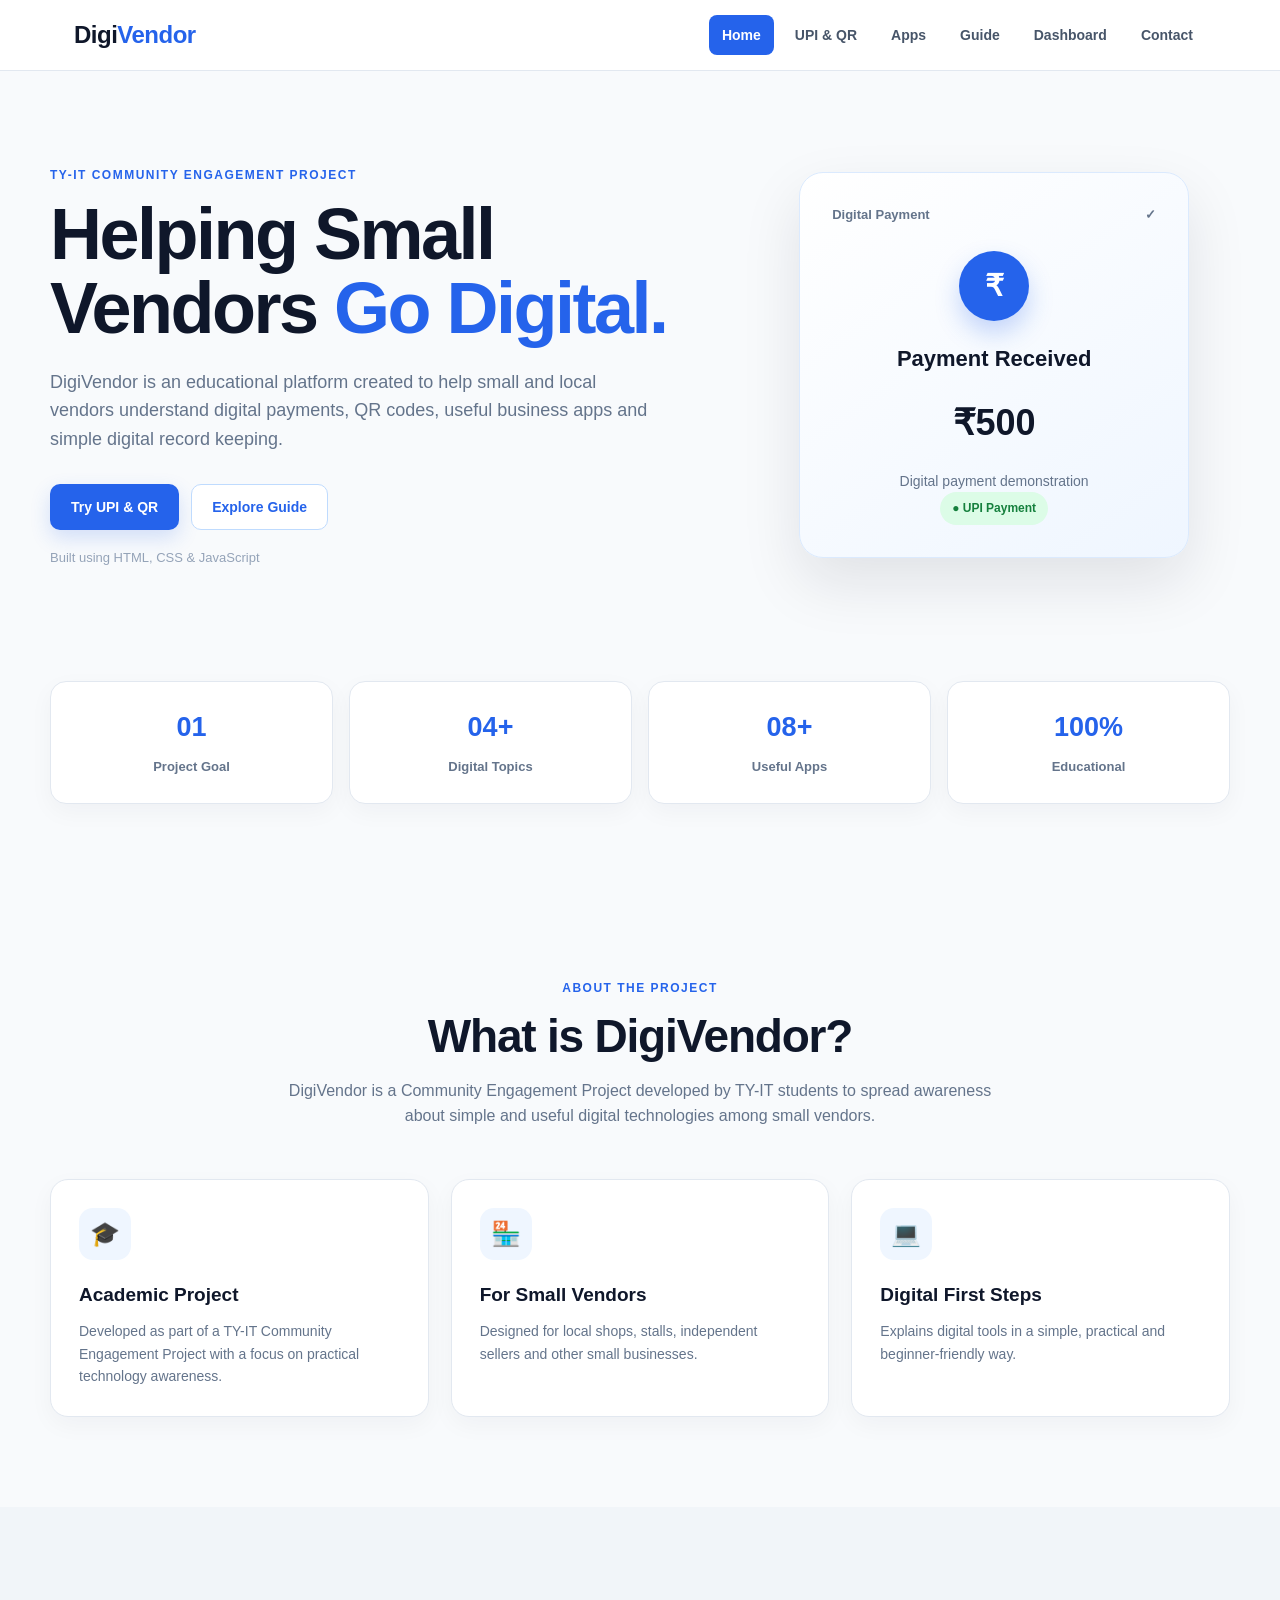
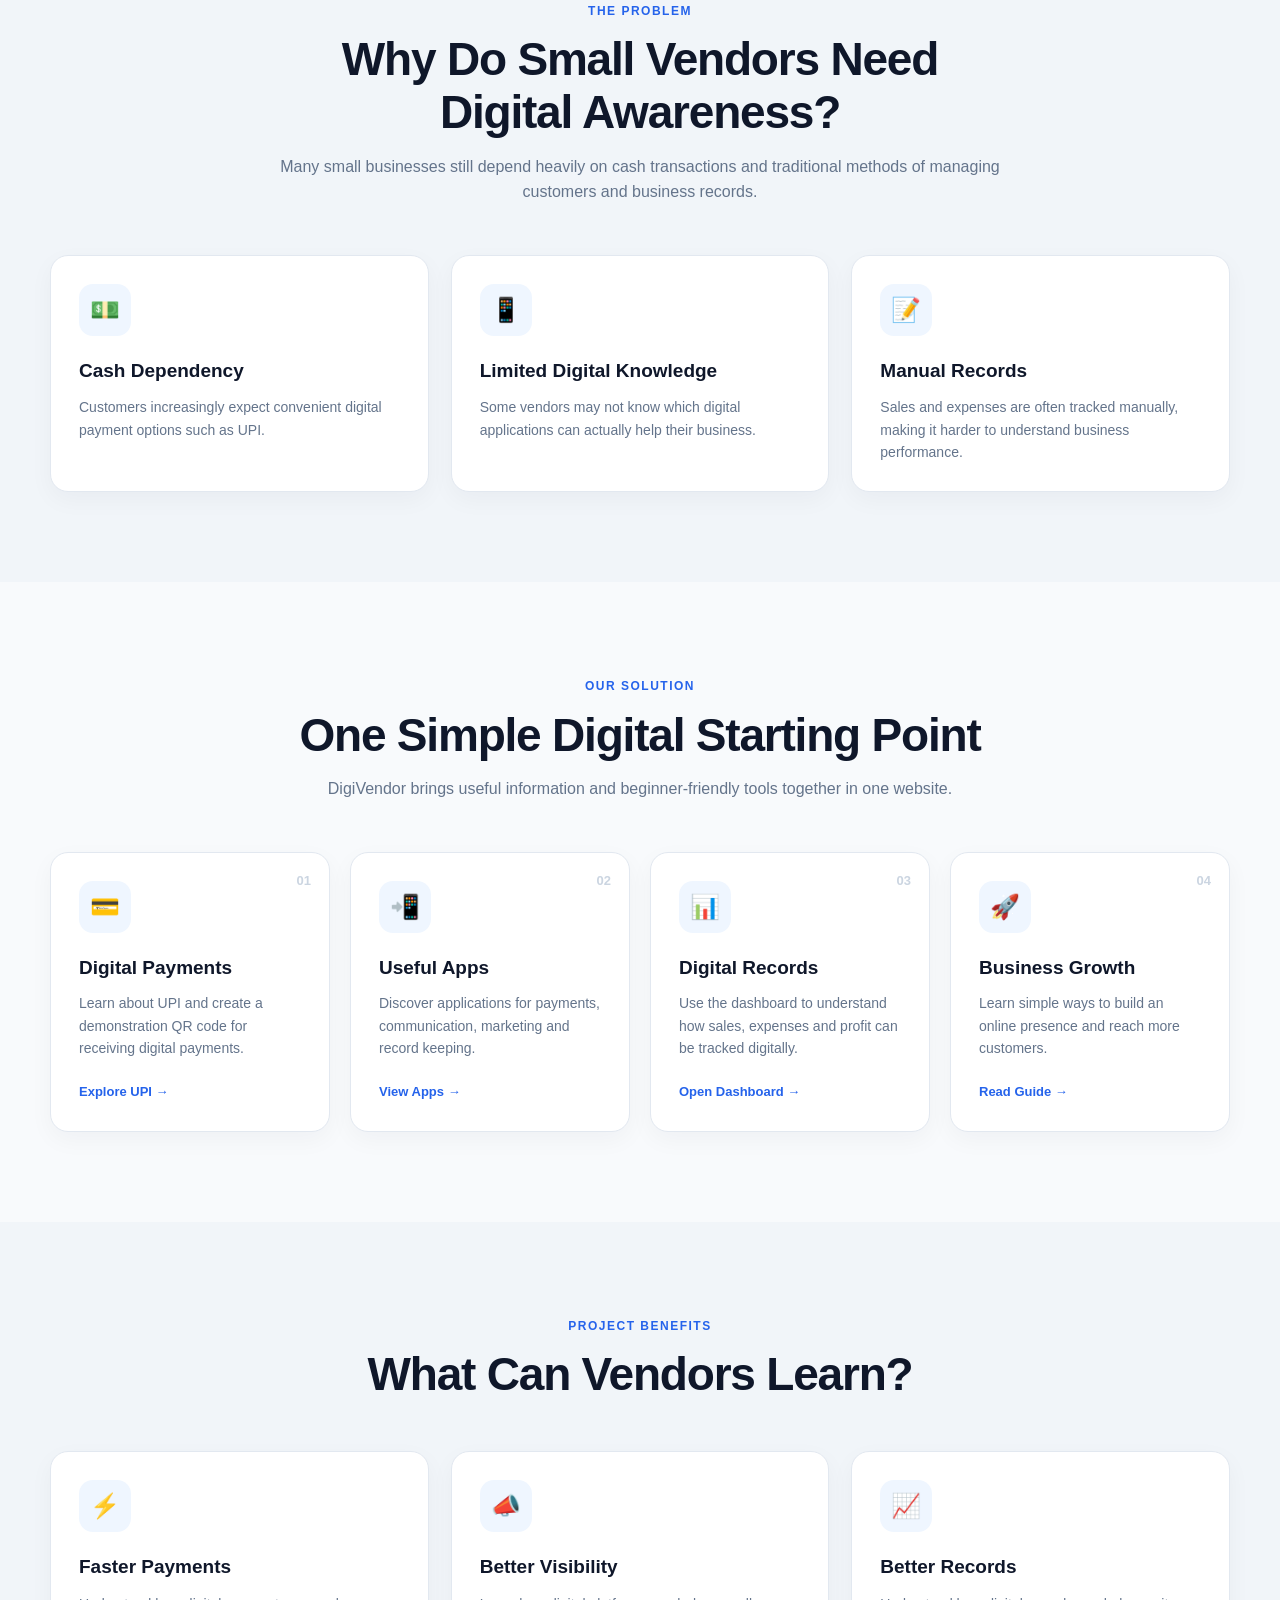
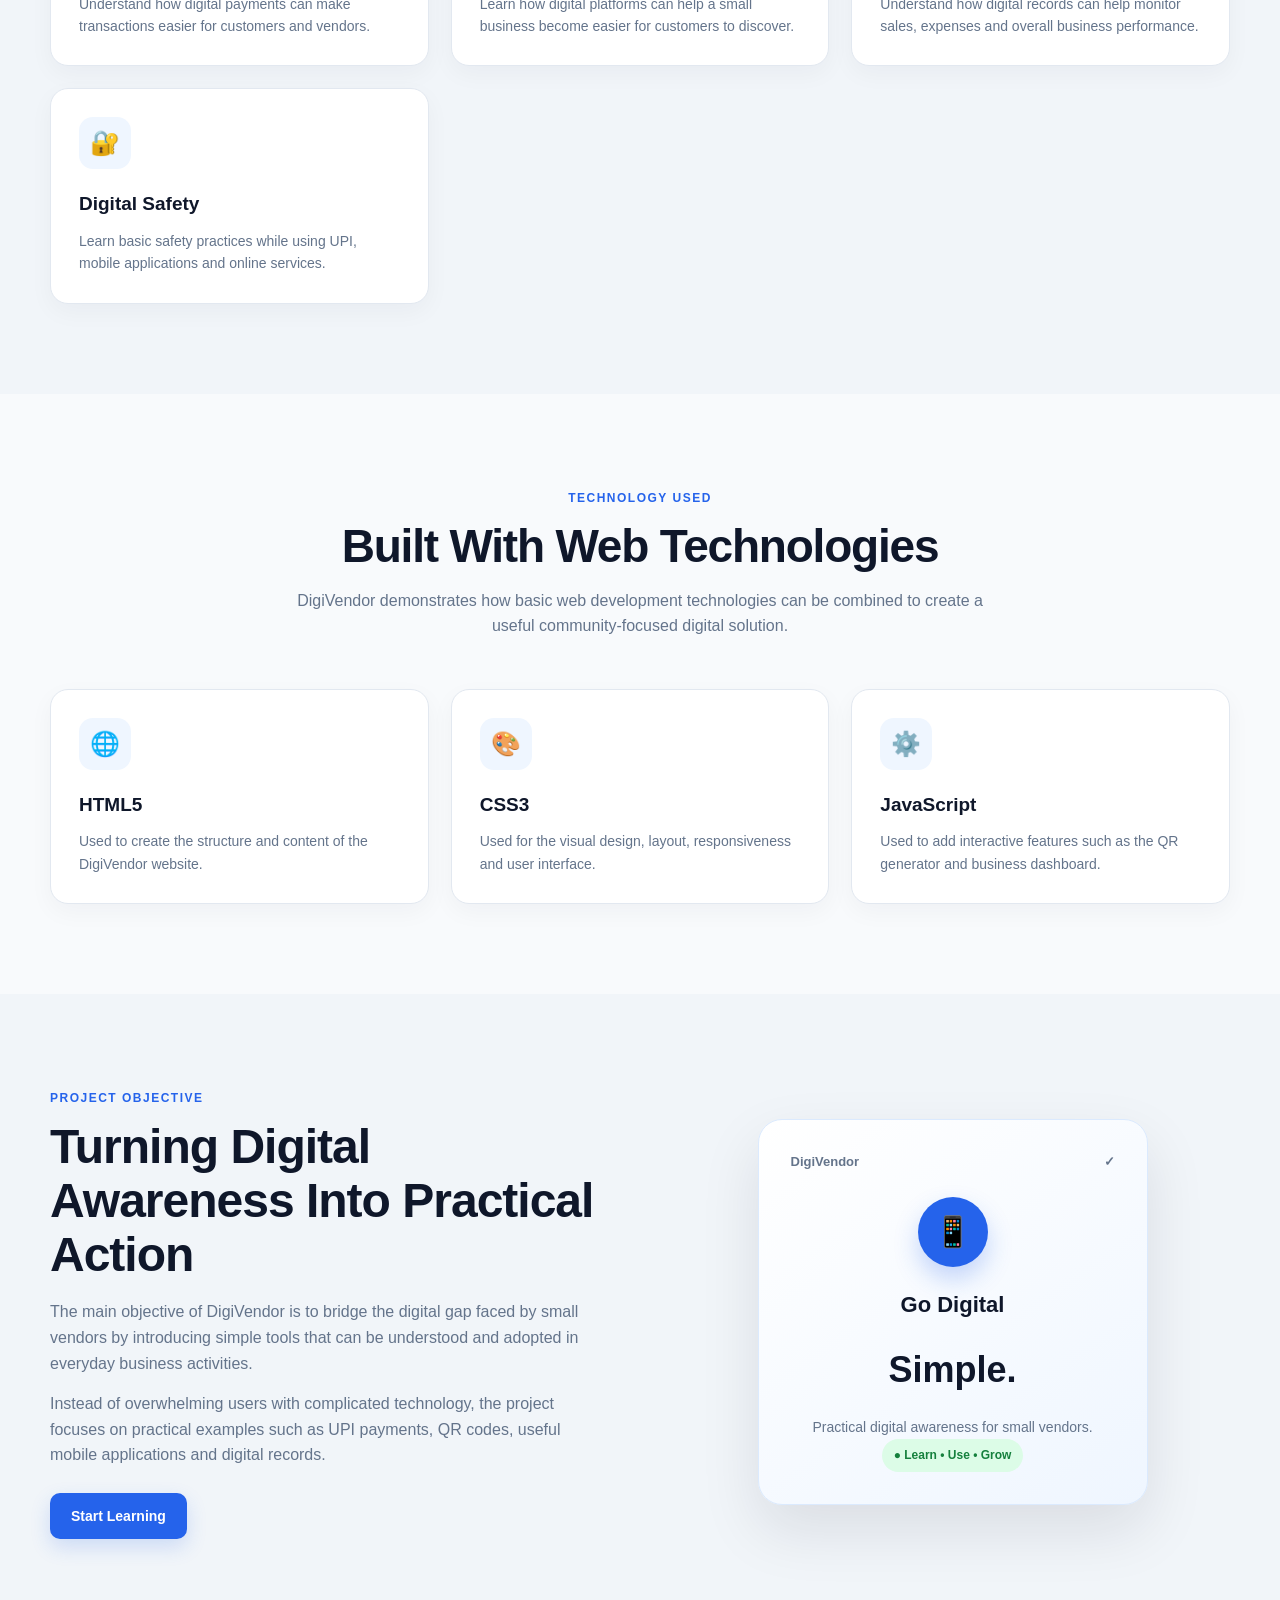
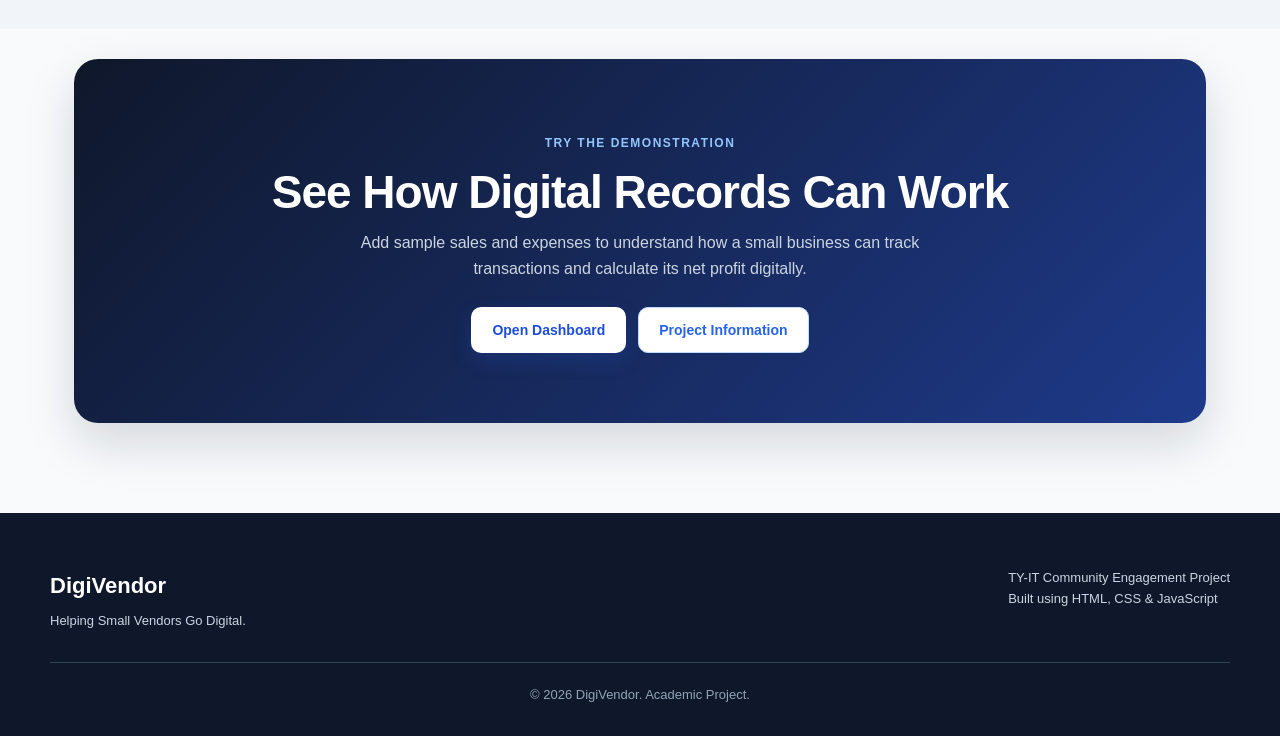
<file: index.html>
<!DOCTYPE html>
<html lang="en">
<head>
    <meta charset="UTF-8">
    <meta name="viewport" content="width=device-width, initial-scale=1.0">

    <meta
        name="description"
        content="DigiVendor - Helping small vendors go digital through UPI, QR payments, useful apps and digital business tools."
    >

    <title>DigiVendor | Helping Small Vendors Go Digital</title>

    <link rel="stylesheet" href="style.css">
</head>

<body>

    <!-- ================= NAVIGATION ================= -->

    <header class="navbar">
        <div class="container nav-container">

            <a href="index.html" class="logo">
                Digi<span>Vendor</span>
            </a>

            <button class="menu-btn" id="menuBtn">
                ☰
            </button>

            <nav class="nav-links" id="navLinks">
                <a href="index.html" class="active">Home</a>
                <a href="upi.html">UPI & QR</a>
                <a href="apps.html">Apps</a>
                <a href="guide.html">Guide</a>
                <a href="dashboard.html">Dashboard</a>
                <a href="contact.html">Contact</a>
            </nav>

        </div>
    </header>


    <!-- ================= HERO ================= -->

    <main>

        <section class="hero">

            <div class="container hero-container">

                <div class="hero-content">

                    <span class="eyebrow">
                        TY-IT COMMUNITY ENGAGEMENT PROJECT
                    </span>

                    <h1>
                        Helping Small Vendors
                        <span>Go Digital.</span>
                    </h1>

                    <p class="hero-text">
                        DigiVendor is an educational platform created to
                        help small and local vendors understand digital
                        payments, QR codes, useful business apps and
                        simple digital record keeping.
                    </p>

                    <div class="hero-actions">

                        <a href="upi.html" class="btn btn-primary">
                            Try UPI & QR
                        </a>

                        <a href="guide.html" class="btn btn-secondary">
                            Explore Guide
                        </a>

                    </div>

                    <p class="hero-note">
                        Built using HTML, CSS & JavaScript
                    </p>

                </div>


                <!-- HERO DEMO CARD -->

                <div class="hero-visual">

                    <div class="hero-card">

                        <div class="hero-card-top">
                            <span>Digital Payment</span>
                            <span>✓</span>
                        </div>

                        <div class="payment-icon">
                            ₹
                        </div>

                        <h3>
                            Payment Received
                        </h3>

                        <div class="payment-amount">
                            ₹500
                        </div>

                        <p>
                            Digital payment demonstration
                        </p>

                        <div class="payment-status">
                            <span>●</span>
                            UPI Payment
                        </div>

                    </div>

                </div>

            </div>

        </section>


        <!-- ================= STATS ================= -->

        <section class="stats-section">

            <div class="container stats-grid">

                <div class="stat-card">
                    <strong>01</strong>
                    <span>Project Goal</span>
                </div>

                <div class="stat-card">
                    <strong>04+</strong>
                    <span>Digital Topics</span>
                </div>

                <div class="stat-card">
                    <strong>08+</strong>
                    <span>Useful Apps</span>
                </div>

                <div class="stat-card">
                    <strong>100%</strong>
                    <span>Educational</span>
                </div>

            </div>

        </section>


        <!-- ================= ABOUT PROJECT ================= -->

        <section class="section">

            <div class="container">

                <div class="section-heading">

                    <span class="eyebrow">
                        ABOUT THE PROJECT
                    </span>

                    <h2>
                        What is DigiVendor?
                    </h2>

                    <p>
                        DigiVendor is a Community Engagement Project
                        developed by TY-IT students to spread awareness
                        about simple and useful digital technologies
                        among small vendors.
                    </p>

                </div>


                <div class="cards-grid">

                    <div class="info-card">

                        <div class="card-icon">
                            🎓
                        </div>

                        <h3>
                            Academic Project
                        </h3>

                        <p>
                            Developed as part of a TY-IT Community
                            Engagement Project with a focus on
                            practical technology awareness.
                        </p>

                    </div>


                    <div class="info-card">

                        <div class="card-icon">
                            🏪
                        </div>

                        <h3>
                            For Small Vendors
                        </h3>

                        <p>
                            Designed for local shops, stalls,
                            independent sellers and other small
                            businesses.
                        </p>

                    </div>


                    <div class="info-card">

                        <div class="card-icon">
                            💻
                        </div>

                        <h3>
                            Digital First Steps
                        </h3>

                        <p>
                            Explains digital tools in a simple,
                            practical and beginner-friendly way.
                        </p>

                    </div>

                </div>

            </div>

        </section>


        <!-- ================= PROBLEM ================= -->

        <section class="section section-alt">

            <div class="container">

                <div class="section-heading">

                    <span class="eyebrow">
                        THE PROBLEM
                    </span>

                    <h2>
                        Why Do Small Vendors Need Digital Awareness?
                    </h2>

                    <p>
                        Many small businesses still depend heavily on
                        cash transactions and traditional methods of
                        managing customers and business records.
                    </p>

                </div>


                <div class="cards-grid">

                    <div class="feature-card">

                        <div class="card-icon">
                            💵
                        </div>

                        <h3>
                            Cash Dependency
                        </h3>

                        <p>
                            Customers increasingly expect convenient
                            digital payment options such as UPI.
                        </p>

                    </div>


                    <div class="feature-card">

                        <div class="card-icon">
                            📱
                        </div>

                        <h3>
                            Limited Digital Knowledge
                        </h3>

                        <p>
                            Some vendors may not know which digital
                            applications can actually help their business.
                        </p>

                    </div>


                    <div class="feature-card">

                        <div class="card-icon">
                            📝
                        </div>

                        <h3>
                            Manual Records
                        </h3>

                        <p>
                            Sales and expenses are often tracked manually,
                            making it harder to understand business performance.
                        </p>

                    </div>

                </div>

            </div>

        </section>


        <!-- ================= SOLUTION ================= -->

        <section class="section">

            <div class="container">

                <div class="section-heading">

                    <span class="eyebrow">
                        OUR SOLUTION
                    </span>

                    <h2>
                        One Simple Digital Starting Point
                    </h2>

                    <p>
                        DigiVendor brings useful information and
                        beginner-friendly tools together in one website.
                    </p>

                </div>


                <div class="journey-grid">

                    <div class="journey-card">

                        <span class="journey-number">
                            01
                        </span>

                        <div class="card-icon">
                            💳
                        </div>

                        <h3>
                            Digital Payments
                        </h3>

                        <p>
                            Learn about UPI and create a demonstration
                            QR code for receiving digital payments.
                        </p>

                        <a href="upi.html">
                            Explore UPI →
                        </a>

                    </div>


                    <div class="journey-card">

                        <span class="journey-number">
                            02
                        </span>

                        <div class="card-icon">
                            📲
                        </div>

                        <h3>
                            Useful Apps
                        </h3>

                        <p>
                            Discover applications for payments,
                            communication, marketing and record keeping.
                        </p>

                        <a href="apps.html">
                            View Apps →
                        </a>

                    </div>


                    <div class="journey-card">

                        <span class="journey-number">
                            03
                        </span>

                        <div class="card-icon">
                            📊
                        </div>

                        <h3>
                            Digital Records
                        </h3>

                        <p>
                            Use the dashboard to understand how sales,
                            expenses and profit can be tracked digitally.
                        </p>

                        <a href="dashboard.html">
                            Open Dashboard →
                        </a>

                    </div>


                    <div class="journey-card">

                        <span class="journey-number">
                            04
                        </span>

                        <div class="card-icon">
                            🚀
                        </div>

                        <h3>
                            Business Growth
                        </h3>

                        <p>
                            Learn simple ways to build an online presence
                            and reach more customers.
                        </p>

                        <a href="guide.html">
                            Read Guide →
                        </a>

                    </div>

                </div>

            </div>

        </section>


        <!-- ================= BENEFITS ================= -->

        <section class="section section-alt">

            <div class="container">

                <div class="section-heading">

                    <span class="eyebrow">
                        PROJECT BENEFITS
                    </span>

                    <h2>
                        What Can Vendors Learn?
                    </h2>

                </div>


                <div class="cards-grid">

                    <div class="info-card">

                        <div class="card-icon">
                            ⚡
                        </div>

                        <h3>
                            Faster Payments
                        </h3>

                        <p>
                            Understand how digital payments can make
                            transactions easier for customers and vendors.
                        </p>

                    </div>


                    <div class="info-card">

                        <div class="card-icon">
                            📣
                        </div>

                        <h3>
                            Better Visibility
                        </h3>

                        <p>
                            Learn how digital platforms can help a small
                            business become easier for customers to discover.
                        </p>

                    </div>


                    <div class="info-card">

                        <div class="card-icon">
                            📈
                        </div>

                        <h3>
                            Better Records
                        </h3>

                        <p>
                            Understand how digital records can help monitor
                            sales, expenses and overall business performance.
                        </p>

                    </div>


                    <div class="info-card">

                        <div class="card-icon">
                            🔐
                        </div>

                        <h3>
                            Digital Safety
                        </h3>

                        <p>
                            Learn basic safety practices while using
                            UPI, mobile applications and online services.
                        </p>

                    </div>

                </div>

            </div>

        </section>


        <!-- ================= TECHNOLOGY ================= -->

        <section class="section">

            <div class="container">

                <div class="section-heading">

                    <span class="eyebrow">
                        TECHNOLOGY USED
                    </span>

                    <h2>
                        Built With Web Technologies
                    </h2>

                    <p>
                        DigiVendor demonstrates how basic web development
                        technologies can be combined to create a useful
                        community-focused digital solution.
                    </p>

                </div>


                <div class="cards-grid">

                    <div class="feature-card">

                        <div class="card-icon">
                            🌐
                        </div>

                        <h3>
                            HTML5
                        </h3>

                        <p>
                            Used to create the structure and content
                            of the DigiVendor website.
                        </p>

                    </div>


                    <div class="feature-card">

                        <div class="card-icon">
                            🎨
                        </div>

                        <h3>
                            CSS3
                        </h3>

                        <p>
                            Used for the visual design, layout,
                            responsiveness and user interface.
                        </p>

                    </div>


                    <div class="feature-card">

                        <div class="card-icon">
                            ⚙️
                        </div>

                        <h3>
                            JavaScript
                        </h3>

                        <p>
                            Used to add interactive features such as
                            the QR generator and business dashboard.
                        </p>

                    </div>

                </div>

            </div>

        </section>


        <!-- ================= OBJECTIVE ================= -->

        <section class="section section-alt">

            <div class="container">

                <div class="feature-section">

                    <div class="feature-section-content">

                        <span class="eyebrow">
                            PROJECT OBJECTIVE
                        </span>

                        <h2>
                            Turning Digital Awareness Into Practical Action
                        </h2>

                        <p>
                            The main objective of DigiVendor is to bridge
                            the digital gap faced by small vendors by
                            introducing simple tools that can be understood
                            and adopted in everyday business activities.
                        </p>

                        <p>
                            Instead of overwhelming users with complicated
                            technology, the project focuses on practical
                            examples such as UPI payments, QR codes,
                            useful mobile applications and digital records.
                        </p>

                        <a href="guide.html" class="btn btn-primary">
                            Start Learning
                        </a>

                    </div>


                    <div class="feature-section-visual">

                        <div class="hero-card">

                            <div class="hero-card-top">
                                <span>DigiVendor</span>
                                <span>✓</span>
                            </div>

                            <div class="payment-icon">
                                📱
                            </div>

                            <h3>
                                Go Digital
                            </h3>

                            <div class="payment-amount">
                                Simple.
                            </div>

                            <p>
                                Practical digital awareness for small vendors.
                            </p>

                            <div class="payment-status">
                                <span>●</span>
                                Learn • Use • Grow
                            </div>

                        </div>

                    </div>

                </div>

            </div>

        </section>


        <!-- ================= DASHBOARD CTA ================= -->

        <section class="cta-section">

            <div class="container">

                <div class="cta-box">

                    <span class="eyebrow">
                        TRY THE DEMONSTRATION
                    </span>

                    <h2>
                        See How Digital Records Can Work
                    </h2>

                    <p>
                        Add sample sales and expenses to understand how
                        a small business can track transactions and calculate
                        its net profit digitally.
                    </p>

                    <div class="cta-actions">

                        <a href="dashboard.html" class="btn btn-primary">
                            Open Dashboard
                        </a>

                        <a href="contact.html" class="btn btn-secondary">
                            Project Information
                        </a>

                    </div>

                </div>

            </div>

        </section>

    </main>


    <!-- ================= FOOTER ================= -->

    <footer class="footer">

        <div class="container">

            <div class="footer-content">

                <div>
                    <h3>DigiVendor</h3>

                    <p>
                        Helping Small Vendors Go Digital.
                    </p>
                </div>

                <div>
                    <p>
                        TY-IT Community Engagement Project
                    </p>

                    <p>
                        Built using HTML, CSS & JavaScript
                    </p>
                </div>

            </div>


            <div class="footer-bottom">

                <p>
                    © 2026 DigiVendor. Academic Project.
                </p>

            </div>

        </div>

    </footer>


    <script src="script.js"></script>

</body>
</html>
</file>
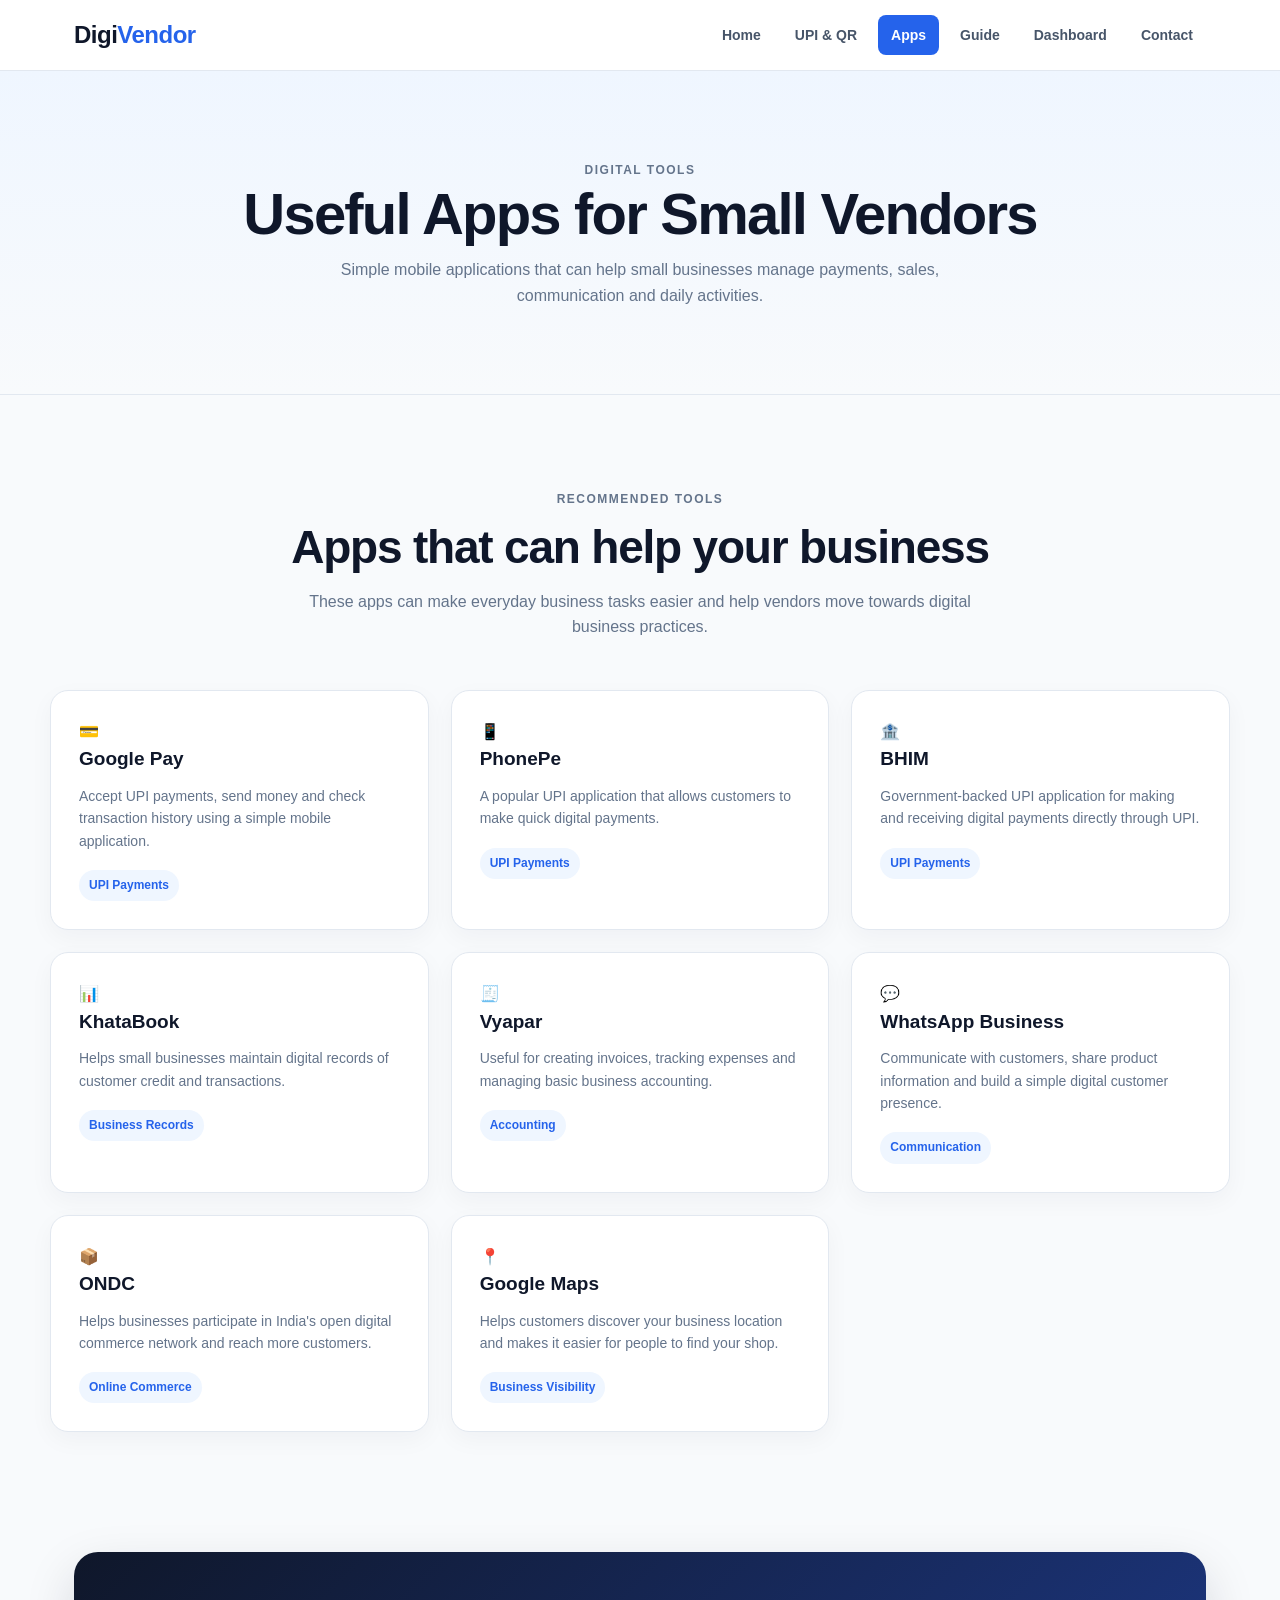
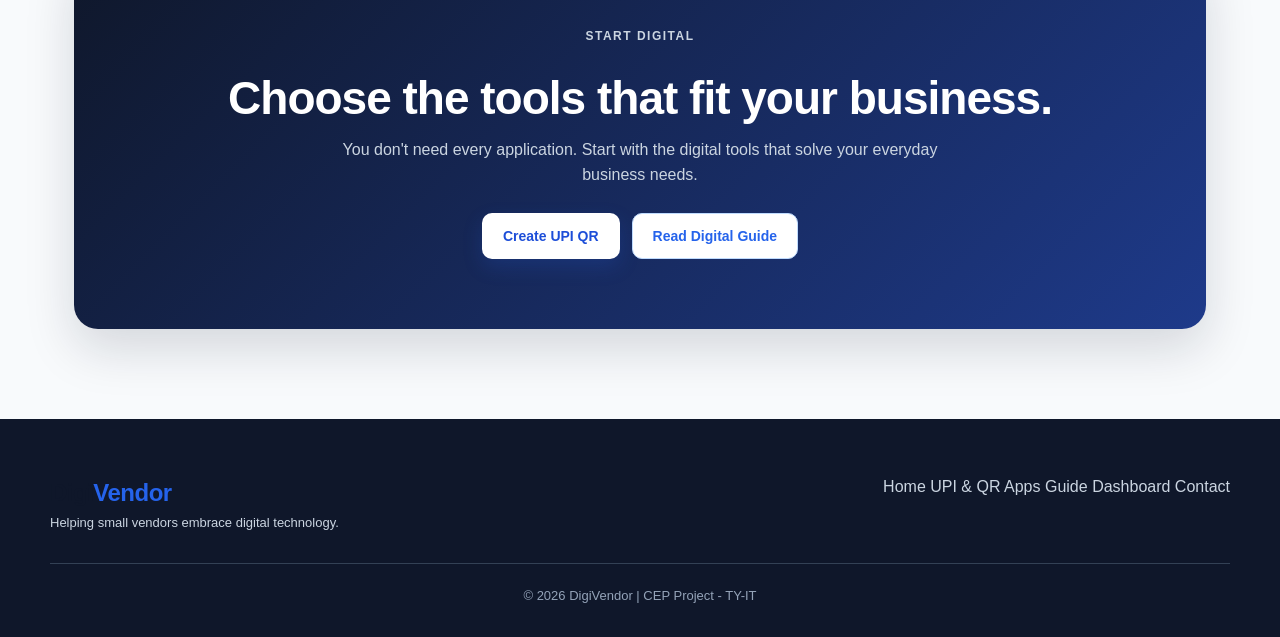
<file: apps.html>
<!DOCTYPE html>
<html lang="en">
<head>
    <meta charset="UTF-8">
    <meta name="viewport" content="width=device-width, initial-scale=1.0">
    <title>DigiVendor | Apps</title>
    <link rel="stylesheet" href="style.css">
</head>

<body>

<header class="navbar">
    <div class="container nav-container">

        <a href="index.html" class="logo">
            Digi<span>Vendor</span>
        </a>

        <button class="menu-btn" id="menuBtn" type="button" aria-label="Open navigation menu">
            ☰
        </button>

        <nav class="nav-links" id="navLinks">
            <a href="index.html">Home</a>
            <a href="upi.html">UPI & QR</a>
            <a href="apps.html" class="active">Apps</a>
            <a href="guide.html">Guide</a>
            <a href="dashboard.html">Dashboard</a>
            <a href="contact.html">Contact</a>
        </nav>

    </div>
</header>


<main>

    <!-- PAGE HEADER -->
    <section class="page-header">
        <div class="container">
            <p class="section-label">DIGITAL TOOLS</p>
            <h1>Useful Apps for Small Vendors</h1>
            <p>
                Simple mobile applications that can help small businesses
                manage payments, sales, communication and daily activities.
            </p>
        </div>
    </section>


    <!-- APPS -->
    <section class="section">
        <div class="container">

            <div class="section-heading">
                <p class="section-label">RECOMMENDED TOOLS</p>
                <h2>Apps that can help your business</h2>
                <p>
                    These apps can make everyday business tasks easier and
                    help vendors move towards digital business practices.
                </p>
            </div>


            <div class="cards-grid">

                <div class="feature-card">
                    <div class="feature-icon">💳</div>
                    <h3>Google Pay</h3>
                    <p>
                        Accept UPI payments, send money and check transaction
                        history using a simple mobile application.
                    </p>
                    <span class="app-tag">UPI Payments</span>
                </div>


                <div class="feature-card">
                    <div class="feature-icon">📱</div>
                    <h3>PhonePe</h3>
                    <p>
                        A popular UPI application that allows customers to
                        make quick digital payments.
                    </p>
                    <span class="app-tag">UPI Payments</span>
                </div>


                <div class="feature-card">
                    <div class="feature-icon">🏦</div>
                    <h3>BHIM</h3>
                    <p>
                        Government-backed UPI application for making and
                        receiving digital payments directly through UPI.
                    </p>
                    <span class="app-tag">UPI Payments</span>
                </div>


                <div class="feature-card">
                    <div class="feature-icon">📊</div>
                    <h3>KhataBook</h3>
                    <p>
                        Helps small businesses maintain digital records of
                        customer credit and transactions.
                    </p>
                    <span class="app-tag">Business Records</span>
                </div>


                <div class="feature-card">
                    <div class="feature-icon">🧾</div>
                    <h3>Vyapar</h3>
                    <p>
                        Useful for creating invoices, tracking expenses and
                        managing basic business accounting.
                    </p>
                    <span class="app-tag">Accounting</span>
                </div>


                <div class="feature-card">
                    <div class="feature-icon">💬</div>
                    <h3>WhatsApp Business</h3>
                    <p>
                        Communicate with customers, share product information
                        and build a simple digital customer presence.
                    </p>
                    <span class="app-tag">Communication</span>
                </div>


                <div class="feature-card">
                    <div class="feature-icon">📦</div>
                    <h3>ONDC</h3>
                    <p>
                        Helps businesses participate in India's open digital
                        commerce network and reach more customers.
                    </p>
                    <span class="app-tag">Online Commerce</span>
                </div>


                <div class="feature-card">
                    <div class="feature-icon">📍</div>
                    <h3>Google Maps</h3>
                    <p>
                        Helps customers discover your business location and
                        makes it easier for people to find your shop.
                    </p>
                    <span class="app-tag">Business Visibility</span>
                </div>

            </div>

        </div>
    </section>


    <!-- CTA -->
    <section class="cta-section">
        <div class="container">

            <div class="cta-box">
                <div>
                    <p class="section-label">START DIGITAL</p>
                    <h2>Choose the tools that fit your business.</h2>
                    <p>
                        You don't need every application. Start with the
                        digital tools that solve your everyday business needs.
                    </p>
                </div>

                <div class="cta-actions">
                    <a href="upi.html" class="btn btn-primary">
                        Create UPI QR
                    </a>

                    <a href="guide.html" class="btn btn-secondary">
                        Read Digital Guide
                    </a>
                </div>
            </div>

        </div>
    </section>

</main>


<!-- FOOTER -->
<footer class="footer">
    <div class="container">

        <div class="footer-content">

            <div>
                <a href="index.html" class="logo">
                    Digi<span>Vendor</span>
                </a>

                <p>
                    Helping small vendors embrace digital technology.
                </p>
            </div>

            <div class="footer-links">
                <a href="index.html">Home</a>
                <a href="upi.html">UPI & QR</a>
                <a href="apps.html">Apps</a>
                <a href="guide.html">Guide</a>
                <a href="dashboard.html">Dashboard</a>
                <a href="contact.html">Contact</a>
            </div>

        </div>

        <div class="footer-bottom">
            <p>© 2026 DigiVendor | CEP Project - TY-IT</p>
        </div>

    </div>
</footer>


<script src="script.js"></script>

</body>
</html>
</file>
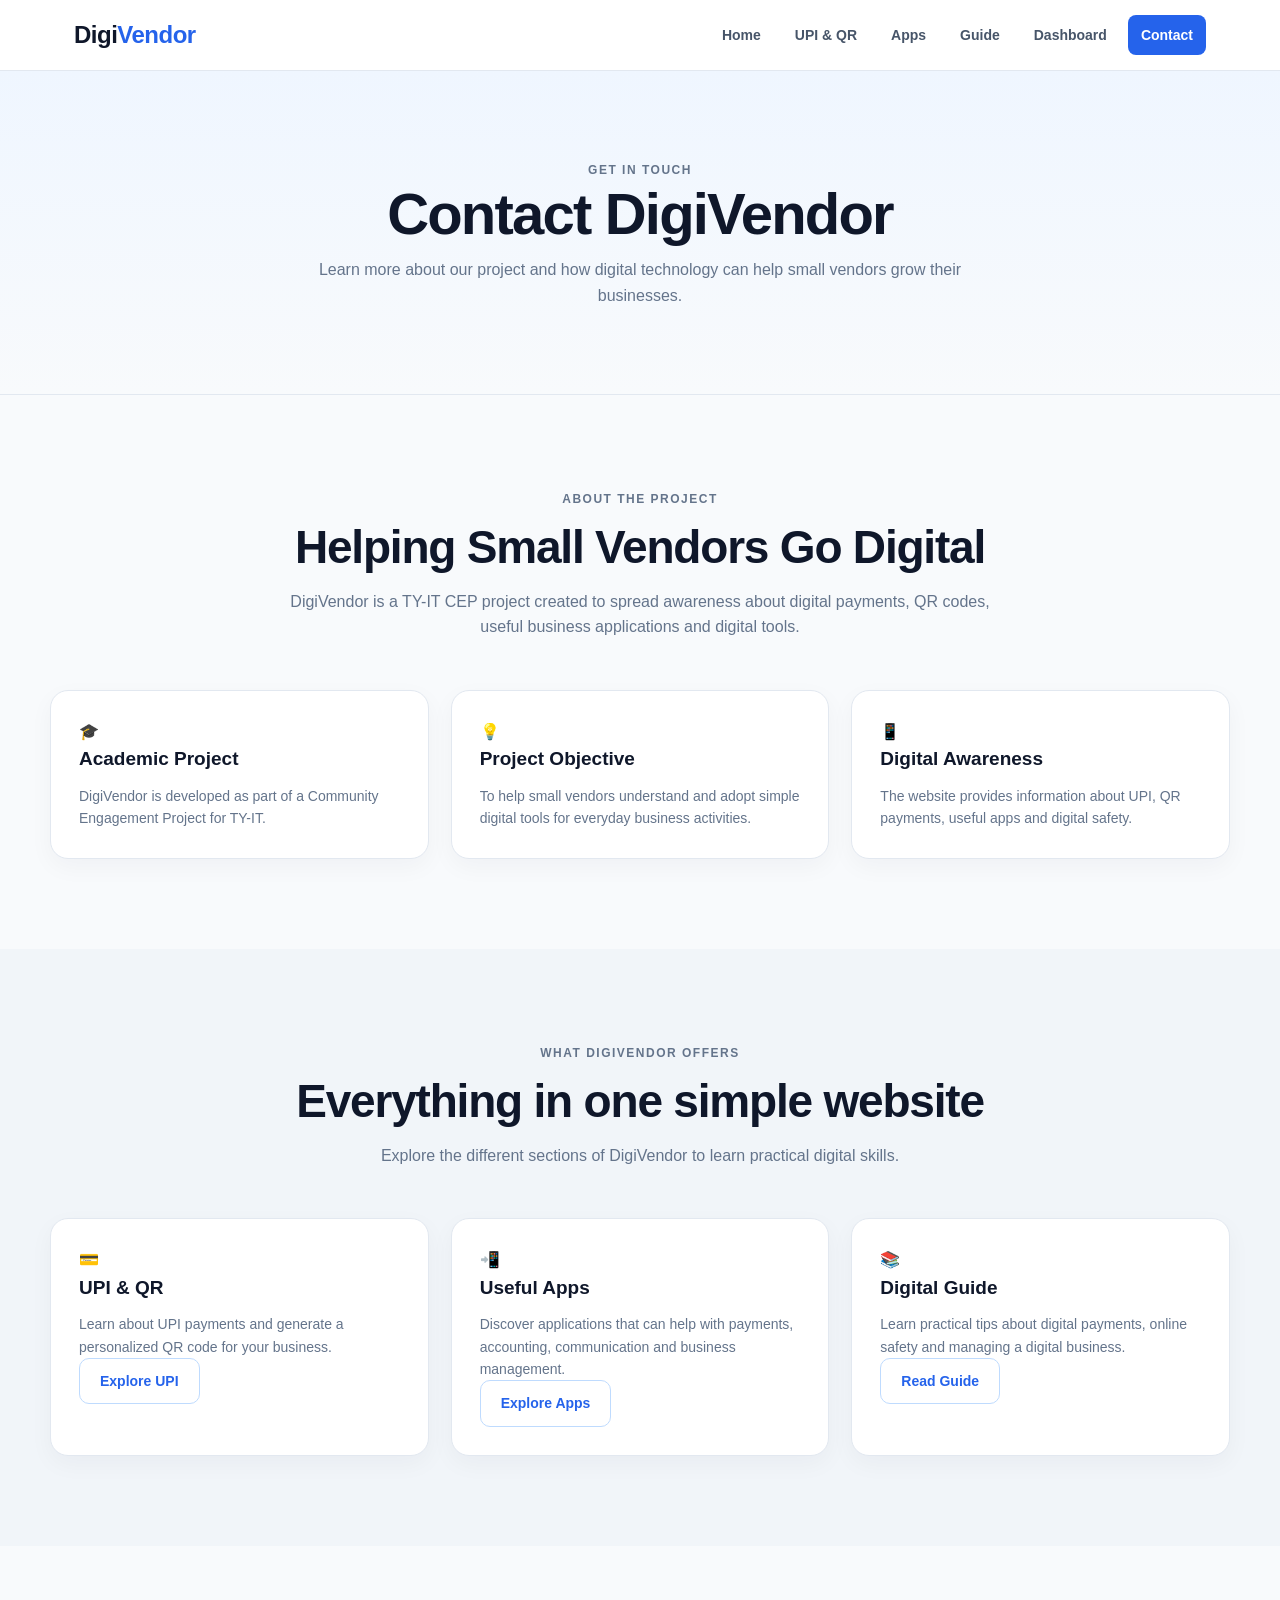
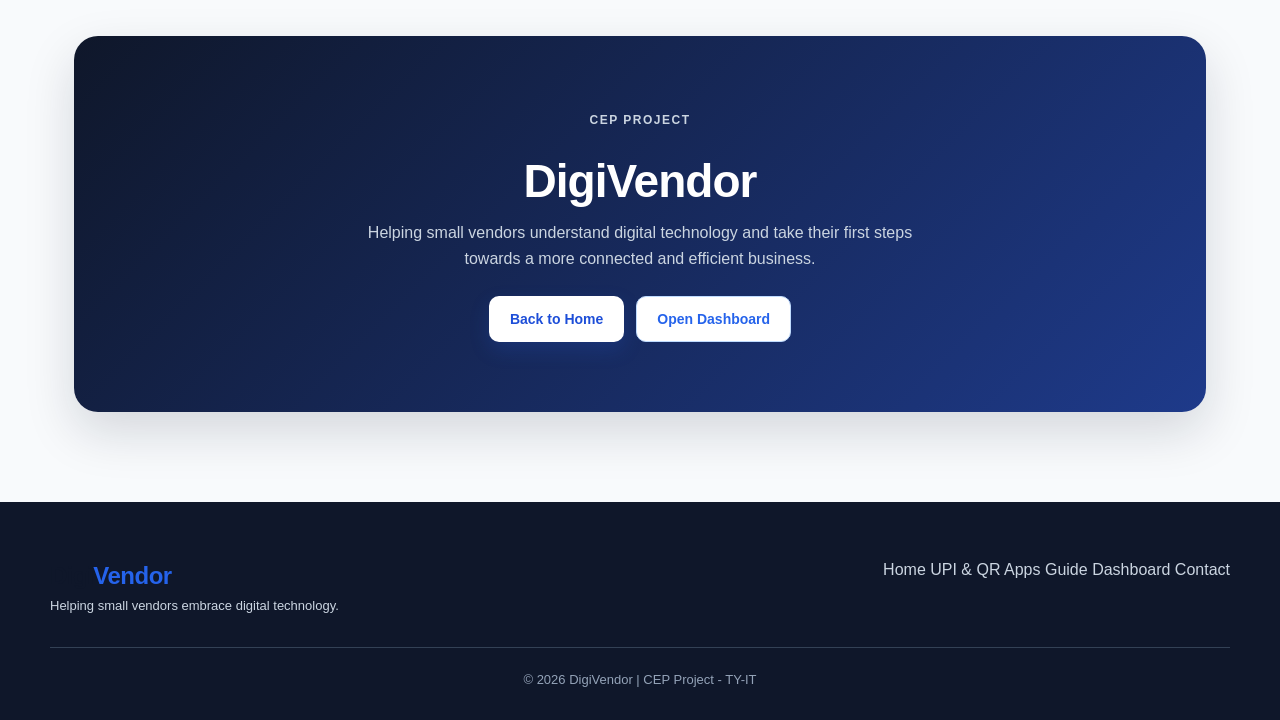
<file: contact.html>
<!DOCTYPE html>
<html lang="en">
<head>
    <meta charset="UTF-8">
    <meta name="viewport" content="width=device-width, initial-scale=1.0">
    <title>DigiVendor | Contact</title>
    <link rel="stylesheet" href="style.css">
</head>

<body>

<header class="navbar">
    <div class="container nav-container">

        <a href="index.html" class="logo">
            Digi<span>Vendor</span>
        </a>

        <button class="menu-btn" id="menuBtn" type="button" aria-label="Open navigation menu">
            ☰
        </button>

        <nav class="nav-links" id="navLinks">
            <a href="index.html">Home</a>
            <a href="upi.html">UPI & QR</a>
            <a href="apps.html">Apps</a>
            <a href="guide.html">Guide</a>
            <a href="dashboard.html">Dashboard</a>
            <a href="contact.html" class="active">Contact</a>
        </nav>

    </div>
</header>


<main>

    <!-- PAGE HEADER -->
    <section class="page-header">
        <div class="container">
            <p class="section-label">GET IN TOUCH</p>
            <h1>Contact DigiVendor</h1>
            <p>
                Learn more about our project and how digital technology
                can help small vendors grow their businesses.
            </p>
        </div>
    </section>


    <!-- CONTACT INFORMATION -->
    <section class="section">
        <div class="container">

            <div class="section-heading">
                <p class="section-label">ABOUT THE PROJECT</p>
                <h2>Helping Small Vendors Go Digital</h2>
                <p>
                    DigiVendor is a TY-IT CEP project created to spread
                    awareness about digital payments, QR codes, useful
                    business applications and digital tools.
                </p>
            </div>


            <div class="cards-grid">

                <div class="info-card">
                    <div class="feature-icon">🎓</div>
                    <h3>Academic Project</h3>
                    <p>
                        DigiVendor is developed as part of a Community
                        Engagement Project for TY-IT.
                    </p>
                </div>


                <div class="info-card">
                    <div class="feature-icon">💡</div>
                    <h3>Project Objective</h3>
                    <p>
                        To help small vendors understand and adopt simple
                        digital tools for everyday business activities.
                    </p>
                </div>


                <div class="info-card">
                    <div class="feature-icon">📱</div>
                    <h3>Digital Awareness</h3>
                    <p>
                        The website provides information about UPI, QR
                        payments, useful apps and digital safety.
                    </p>
                </div>

            </div>

        </div>
    </section>


    <!-- PROJECT FEATURES -->
    <section class="section section-alt">
        <div class="container">

            <div class="section-heading">
                <p class="section-label">WHAT DIGIVENDOR OFFERS</p>
                <h2>Everything in one simple website</h2>
                <p>
                    Explore the different sections of DigiVendor to learn
                    practical digital skills.
                </p>
            </div>


            <div class="cards-grid">

                <div class="feature-card">
                    <div class="feature-icon">💳</div>
                    <h3>UPI & QR</h3>
                    <p>
                        Learn about UPI payments and generate a personalized
                        QR code for your business.
                    </p>
                    <a href="upi.html" class="btn btn-secondary">
                        Explore UPI
                    </a>
                </div>


                <div class="feature-card">
                    <div class="feature-icon">📲</div>
                    <h3>Useful Apps</h3>
                    <p>
                        Discover applications that can help with payments,
                        accounting, communication and business management.
                    </p>
                    <a href="apps.html" class="btn btn-secondary">
                        Explore Apps
                    </a>
                </div>


                <div class="feature-card">
                    <div class="feature-icon">📚</div>
                    <h3>Digital Guide</h3>
                    <p>
                        Learn practical tips about digital payments,
                        online safety and managing a digital business.
                    </p>
                    <a href="guide.html" class="btn btn-secondary">
                        Read Guide
                    </a>
                </div>

            </div>

        </div>
    </section>


    <!-- STUDENT PROJECT -->
    <section class="section">
        <div class="container">

            <div class="cta-box">

                <div>
                    <p class="section-label">CEP PROJECT</p>
                    <h2>DigiVendor</h2>

                    <p>
                        Helping small vendors understand digital technology
                        and take their first steps towards a more connected
                        and efficient business.
                    </p>
                </div>

                <div class="cta-actions">
                    <a href="index.html" class="btn btn-primary">
                        Back to Home
                    </a>

                    <a href="dashboard.html" class="btn btn-secondary">
                        Open Dashboard
                    </a>
                </div>

            </div>

        </div>
    </section>

</main>


<!-- FOOTER -->
<footer class="footer">
    <div class="container">

        <div class="footer-content">

            <div>
                <a href="index.html" class="logo">
                    Digi<span>Vendor</span>
                </a>

                <p>
                    Helping small vendors embrace digital technology.
                </p>
            </div>

            <div class="footer-links">
                <a href="index.html">Home</a>
                <a href="upi.html">UPI & QR</a>
                <a href="apps.html">Apps</a>
                <a href="guide.html">Guide</a>
                <a href="dashboard.html">Dashboard</a>
                <a href="contact.html">Contact</a>
            </div>

        </div>

        <div class="footer-bottom">
            <p>© 2026 DigiVendor | CEP Project - TY-IT</p>
        </div>

    </div>
</footer>


<script src="script.js"></script>

</body>
</html>
</file>
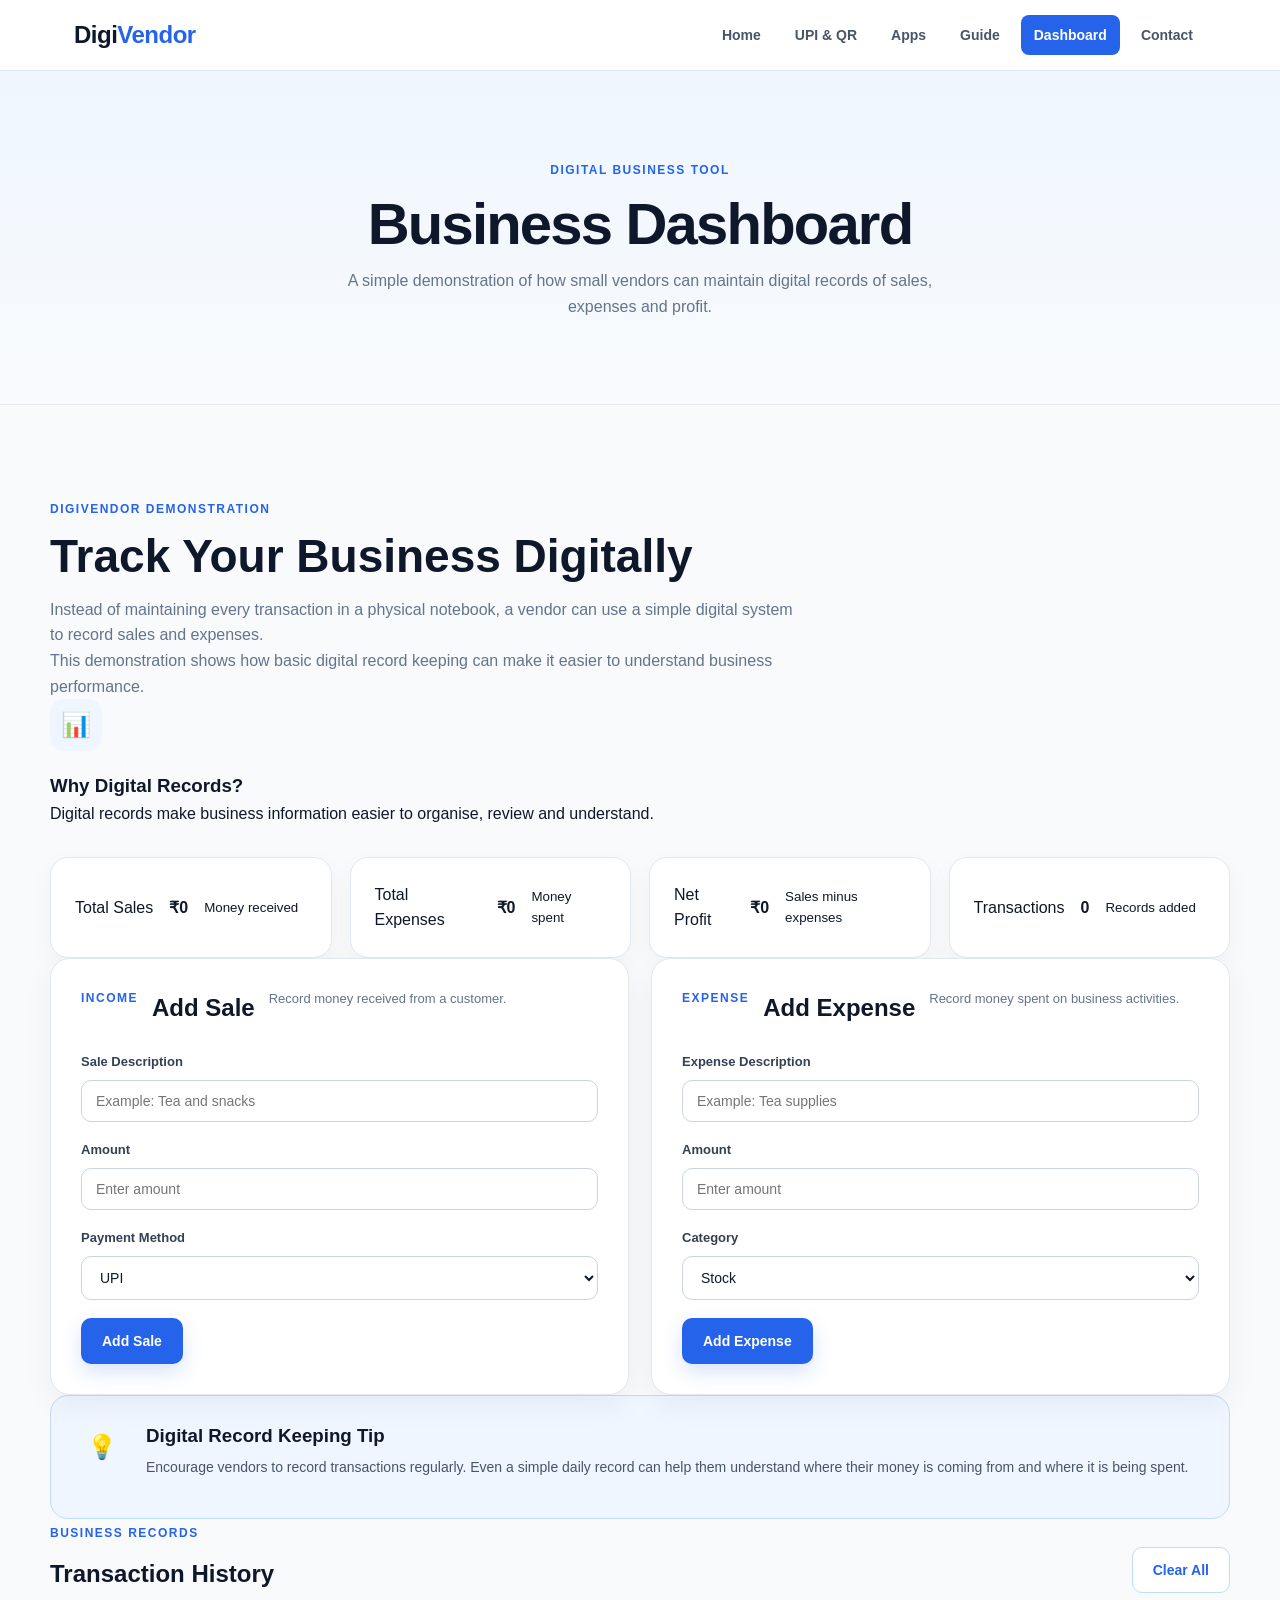
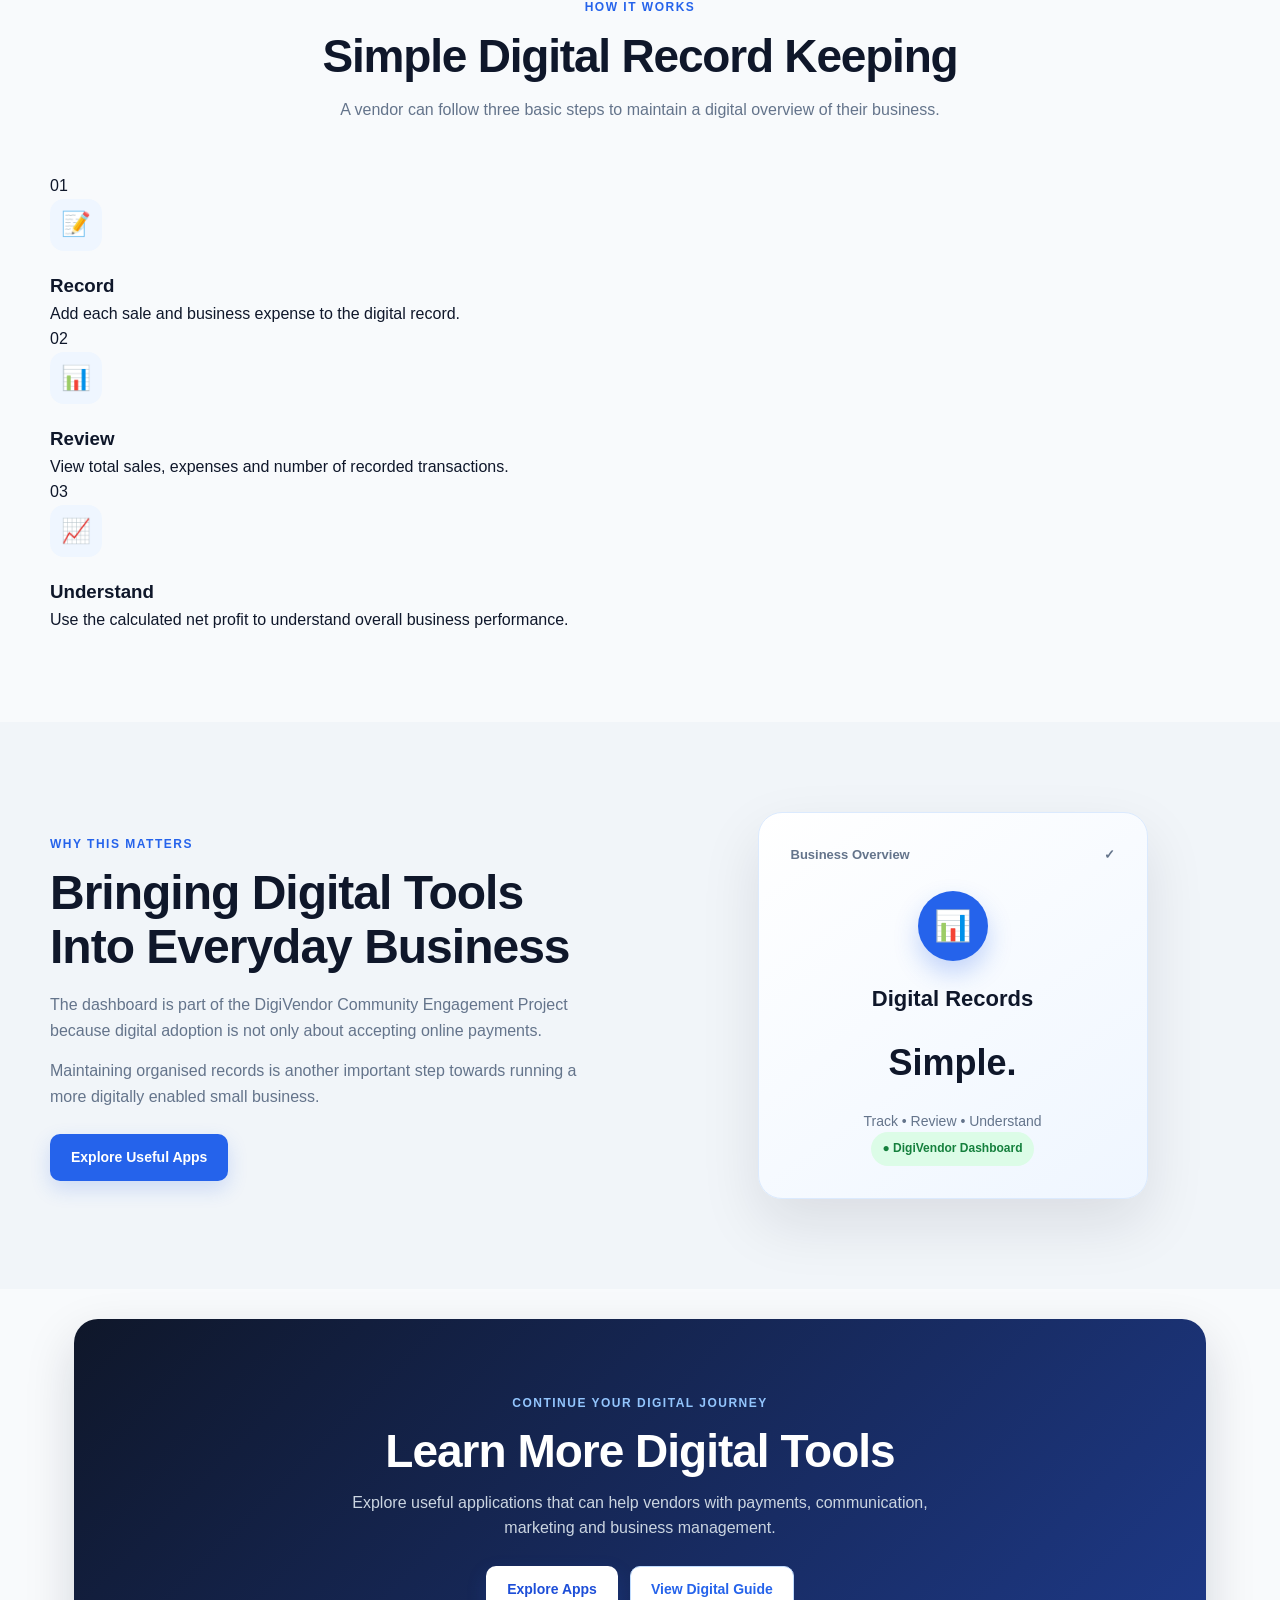
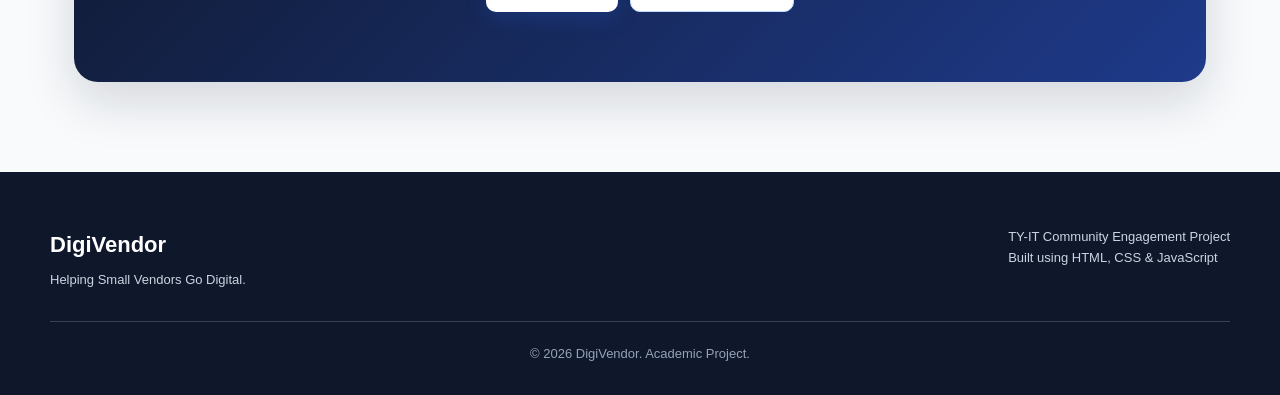
<file: dashboard.html>
<!DOCTYPE html>
<html lang="en">
<head>
    <meta charset="UTF-8">
    <meta name="viewport" content="width=device-width, initial-scale=1.0">

    <meta
        name="description"
        content="DigiVendor digital business dashboard for tracking sales, expenses and profit."
    >

    <title>Business Dashboard | DigiVendor</title>

    <link rel="stylesheet" href="style.css">
</head>

<body>

    <!-- ================= NAVIGATION ================= -->

    <header class="navbar">
        <div class="container nav-container">

            <a href="index.html" class="logo">
                Digi<span>Vendor</span>
            </a>

            <button class="menu-btn" id="menuBtn">
                ☰
            </button>

            <nav class="nav-links" id="navLinks">
                <a href="index.html">Home</a>
                <a href="upi.html">UPI & QR</a>
                <a href="apps.html">Apps</a>
                <a href="guide.html">Guide</a>
                <a href="dashboard.html" class="active">Dashboard</a>
                <a href="contact.html">Contact</a>
            </nav>

        </div>
    </header>


    <!-- ================= PAGE HEADER ================= -->

    <section class="page-header">

        <div class="container">

            <span class="eyebrow">
                DIGITAL BUSINESS TOOL
            </span>

            <h1>
                Business Dashboard
            </h1>

            <p>
                A simple demonstration of how small vendors can
                maintain digital records of sales, expenses and profit.
            </p>

        </div>

    </section>


    <!-- ================= DASHBOARD INTRO ================= -->

    <section class="section">

        <div class="container">

            <div class="dashboard-intro">

                <div class="dashboard-welcome">

                    <span class="eyebrow">
                        DIGIVENDOR DEMONSTRATION
                    </span>

                    <h2>
                        Track Your Business Digitally
                    </h2>

                    <p>
                        Instead of maintaining every transaction in a
                        physical notebook, a vendor can use a simple
                        digital system to record sales and expenses.
                    </p>

                    <p>
                        This demonstration shows how basic digital
                        record keeping can make it easier to understand
                        business performance.
                    </p>

                </div>


                <div class="dashboard-intro-card">

                    <div class="card-icon">
                        📊
                    </div>

                    <h3>
                        Why Digital Records?
                    </h3>

                    <p>
                        Digital records make business information
                        easier to organise, review and understand.
                    </p>

                </div>

            </div>


            <!-- ================= SUMMARY ================= -->

            <div class="dashboard-summary">

                <div class="dashboard-card">

                    <span class="dashboard-card-label">
                        Total Sales
                    </span>

                    <strong id="totalSales">
                        ₹0
                    </strong>

                    <small>
                        Money received
                    </small>

                </div>


                <div class="dashboard-card">

                    <span class="dashboard-card-label">
                        Total Expenses
                    </span>

                    <strong id="totalExpenses">
                        ₹0
                    </strong>

                    <small>
                        Money spent
                    </small>

                </div>


                <div class="dashboard-card">

                    <span class="dashboard-card-label">
                        Net Profit
                    </span>

                    <strong id="netProfit">
                        ₹0
                    </strong>

                    <small>
                        Sales minus expenses
                    </small>

                </div>


                <div class="dashboard-card">

                    <span class="dashboard-card-label">
                        Transactions
                    </span>

                    <strong id="transactionCount">
                        0
                    </strong>

                    <small>
                        Records added
                    </small>

                </div>

            </div>


            <!-- ================= FORMS ================= -->

            <div class="dashboard-forms">


                <!-- ADD SALE -->

                <div class="dashboard-panel">

                    <div class="panel-heading">

                        <span class="eyebrow">
                            INCOME
                        </span>

                        <h2>
                            Add Sale
                        </h2>

                        <p>
                            Record money received from a customer.
                        </p>

                    </div>


                    <form id="saleForm">

                        <div class="form-group">

                            <label for="saleDescription">
                                Sale Description
                            </label>

                            <input
                                type="text"
                                id="saleDescription"
                                placeholder="Example: Tea and snacks"
                                required
                            >

                        </div>


                        <div class="form-group">

                            <label for="saleAmount">
                                Amount
                            </label>

                            <input
                                type="number"
                                id="saleAmount"
                                placeholder="Enter amount"
                                min="1"
                                step="0.01"
                                required
                            >

                        </div>


                        <div class="form-group">

                            <label for="salePayment">
                                Payment Method
                            </label>

                            <select id="salePayment">

                                <option value="UPI">
                                    UPI
                                </option>

                                <option value="Cash">
                                    Cash
                                </option>

                                <option value="Card">
                                    Card
                                </option>

                            </select>

                        </div>


                        <button
                            type="submit"
                            class="btn btn-primary"
                        >
                            Add Sale
                        </button>

                    </form>

                </div>


                <!-- ADD EXPENSE -->

                <div class="dashboard-panel">

                    <div class="panel-heading">

                        <span class="eyebrow">
                            EXPENSE
                        </span>

                        <h2>
                            Add Expense
                        </h2>

                        <p>
                            Record money spent on business activities.
                        </p>

                    </div>


                    <form id="expenseForm">

                        <div class="form-group">

                            <label for="expenseDescription">
                                Expense Description
                            </label>

                            <input
                                type="text"
                                id="expenseDescription"
                                placeholder="Example: Tea supplies"
                                required
                            >

                        </div>


                        <div class="form-group">

                            <label for="expenseAmount">
                                Amount
                            </label>

                            <input
                                type="number"
                                id="expenseAmount"
                                placeholder="Enter amount"
                                min="1"
                                step="0.01"
                                required
                            >

                        </div>


                        <div class="form-group">

                            <label for="expenseCategory">
                                Category
                            </label>

                            <select id="expenseCategory">

                                <option value="Stock">
                                    Stock
                                </option>

                                <option value="Transport">
                                    Transport
                                </option>

                                <option value="Rent">
                                    Rent
                                </option>

                                <option value="Electricity">
                                    Electricity
                                </option>

                                <option value="Other">
                                    Other
                                </option>

                            </select>

                        </div>


                        <button
                            type="submit"
                            class="btn btn-primary"
                        >
                            Add Expense
                        </button>

                    </form>

                </div>

            </div>


            <!-- ================= TIP ================= -->

            <div class="dashboard-tip">

                <div class="card-icon">
                    💡
                </div>

                <div>

                    <h3>
                        Digital Record Keeping Tip
                    </h3>

                    <p>
                        Encourage vendors to record transactions
                        regularly. Even a simple daily record can help
                        them understand where their money is coming from
                        and where it is being spent.
                    </p>

                </div>

            </div>


            <!-- ================= TRANSACTION HISTORY ================= -->

            <div class="dashboard-history">

                <div class="dashboard-history-heading">

                    <div>

                        <span class="eyebrow">
                            BUSINESS RECORDS
                        </span>

                        <h2>
                            Transaction History
                        </h2>

                    </div>


                    <button
                        id="clearTransactions"
                        class="btn btn-secondary"
                        type="button"
                    >
                        Clear All
                    </button>

                </div>


                <div
                    id="transactionList"
                    class="transaction-list"
                >

                    <!-- Transactions are added here using JavaScript -->

                </div>

            </div>


            <!-- ================= HOW IT WORKS ================= -->

            <div class="section-heading dashboard-steps-heading">

                <span class="eyebrow">
                    HOW IT WORKS
                </span>

                <h2>
                    Simple Digital Record Keeping
                </h2>

                <p>
                    A vendor can follow three basic steps to maintain
                    a digital overview of their business.
                </p>

            </div>


            <div class="steps-grid">

                <div class="step-card">

                    <span class="step-number">
                        01
                    </span>

                    <div class="card-icon">
                        📝
                    </div>

                    <h3>
                        Record
                    </h3>

                    <p>
                        Add each sale and business expense to the
                        digital record.
                    </p>

                </div>


                <div class="step-card">

                    <span class="step-number">
                        02
                    </span>

                    <div class="card-icon">
                        📊
                    </div>

                    <h3>
                        Review
                    </h3>

                    <p>
                        View total sales, expenses and number of
                        recorded transactions.
                    </p>

                </div>


                <div class="step-card">

                    <span class="step-number">
                        03
                    </span>

                    <div class="card-icon">
                        📈
                    </div>

                    <h3>
                        Understand
                    </h3>

                    <p>
                        Use the calculated net profit to understand
                        overall business performance.
                    </p>

                </div>

            </div>

        </div>

    </section>


    <!-- ================= PROJECT CONNECTION ================= -->

    <section class="section section-alt">

        <div class="container">

            <div class="feature-section">

                <div class="feature-section-content">

                    <span class="eyebrow">
                        WHY THIS MATTERS
                    </span>

                    <h2>
                        Bringing Digital Tools Into Everyday Business
                    </h2>

                    <p>
                        The dashboard is part of the DigiVendor
                        Community Engagement Project because digital
                        adoption is not only about accepting online
                        payments.
                    </p>

                    <p>
                        Maintaining organised records is another
                        important step towards running a more
                        digitally enabled small business.
                    </p>

                    <a
                        href="apps.html"
                        class="btn btn-primary"
                    >
                        Explore Useful Apps
                    </a>

                </div>


                <div class="feature-section-visual">

                    <div class="hero-card">

                        <div class="hero-card-top">
                            <span>Business Overview</span>
                            <span>✓</span>
                        </div>

                        <div class="payment-icon">
                            📊
                        </div>

                        <h3>
                            Digital Records
                        </h3>

                        <div class="payment-amount">
                            Simple.
                        </div>

                        <p>
                            Track • Review • Understand
                        </p>

                        <div class="payment-status">
                            <span>●</span>
                            DigiVendor Dashboard
                        </div>

                    </div>

                </div>

            </div>

        </div>

    </section>


    <!-- ================= CTA ================= -->

    <section class="cta-section">

        <div class="container">

            <div class="cta-box">

                <span class="eyebrow">
                    CONTINUE YOUR DIGITAL JOURNEY
                </span>

                <h2>
                    Learn More Digital Tools
                </h2>

                <p>
                    Explore useful applications that can help vendors
                    with payments, communication, marketing and business
                    management.
                </p>

                <div class="cta-actions">

                    <a
                        href="apps.html"
                        class="btn btn-primary"
                    >
                        Explore Apps
                    </a>

                    <a
                        href="guide.html"
                        class="btn btn-secondary"
                    >
                        View Digital Guide
                    </a>

                </div>

            </div>

        </div>

    </section>


    <!-- ================= FOOTER ================= -->

    <footer class="footer">

        <div class="container">

            <div class="footer-content">

                <div>

                    <h3>
                        DigiVendor
                    </h3>

                    <p>
                        Helping Small Vendors Go Digital.
                    </p>

                </div>


                <div>

                    <p>
                        TY-IT Community Engagement Project
                    </p>

                    <p>
                        Built using HTML, CSS & JavaScript
                    </p>

                </div>

            </div>


            <div class="footer-bottom">

                <p>
                    © 2026 DigiVendor. Academic Project.
                </p>

            </div>

        </div>

    </footer>


    <script src="script.js"></script>

</body>
</html>
</file>
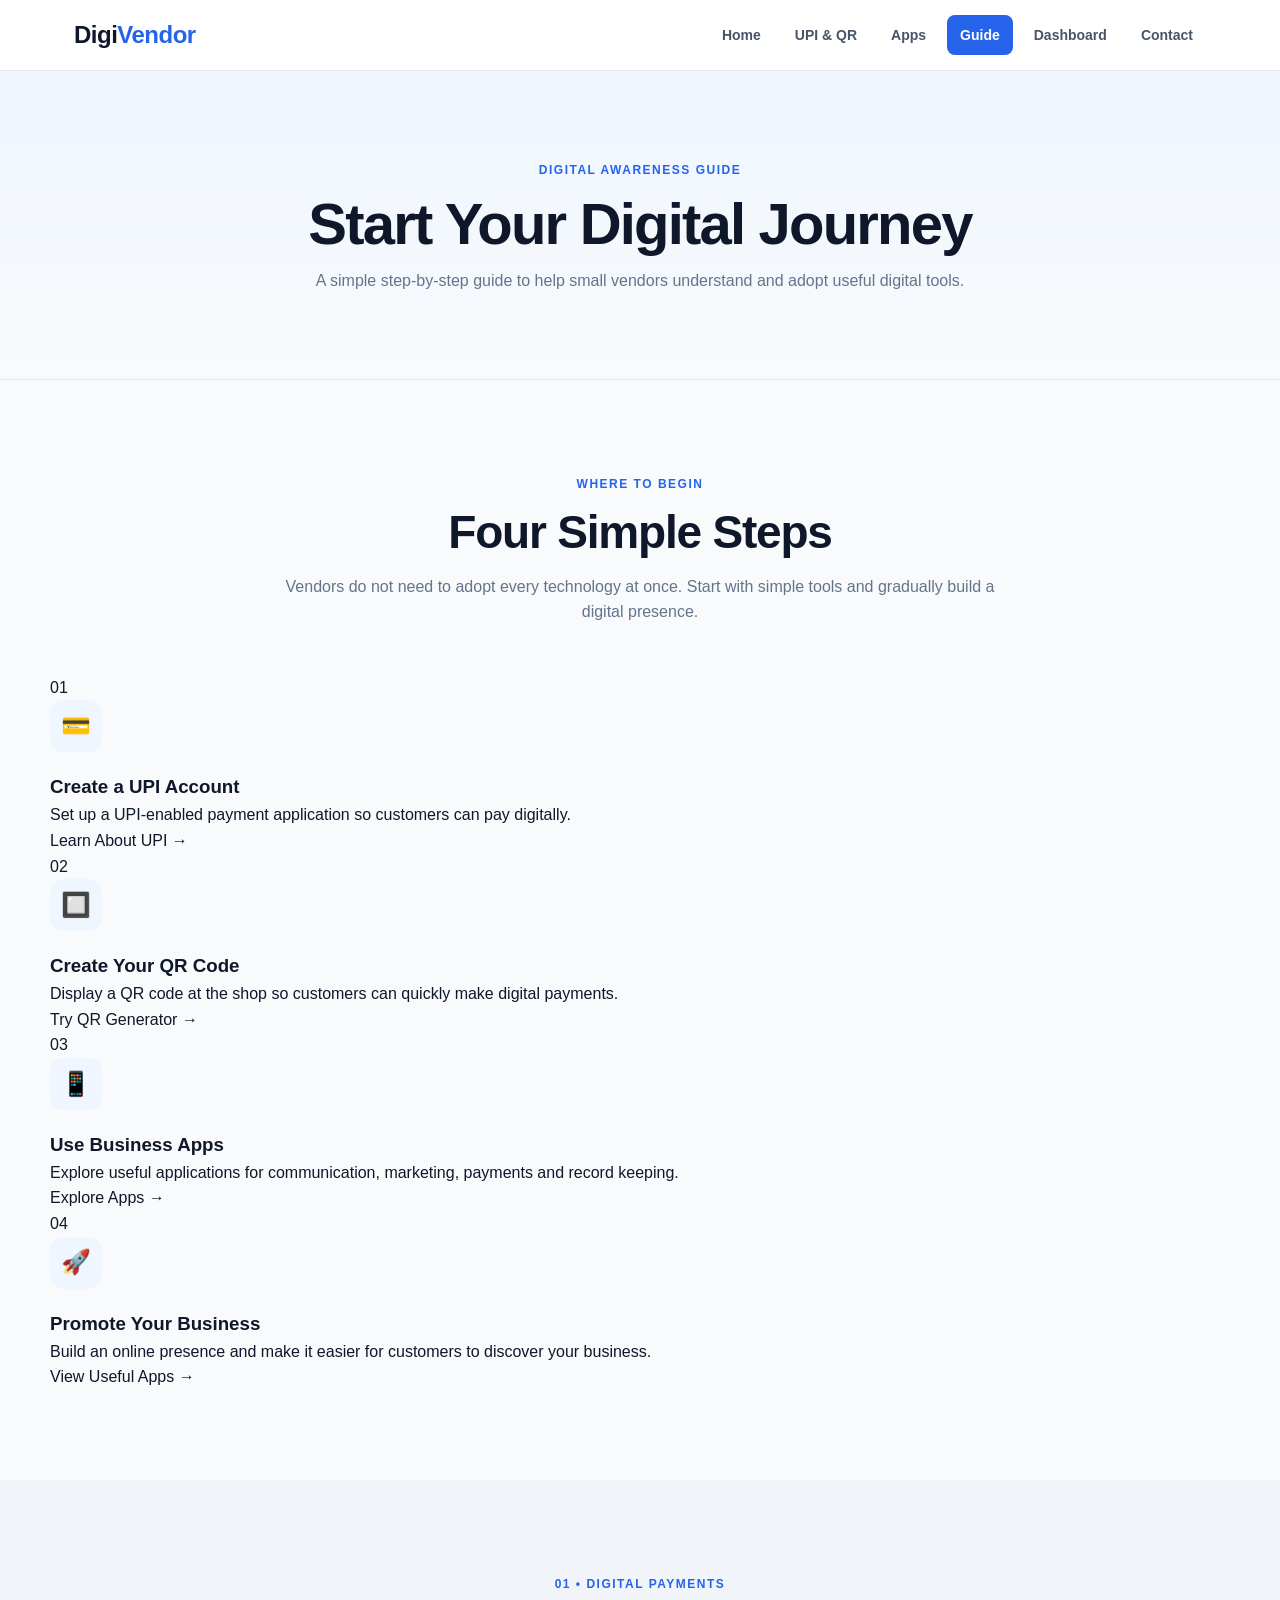
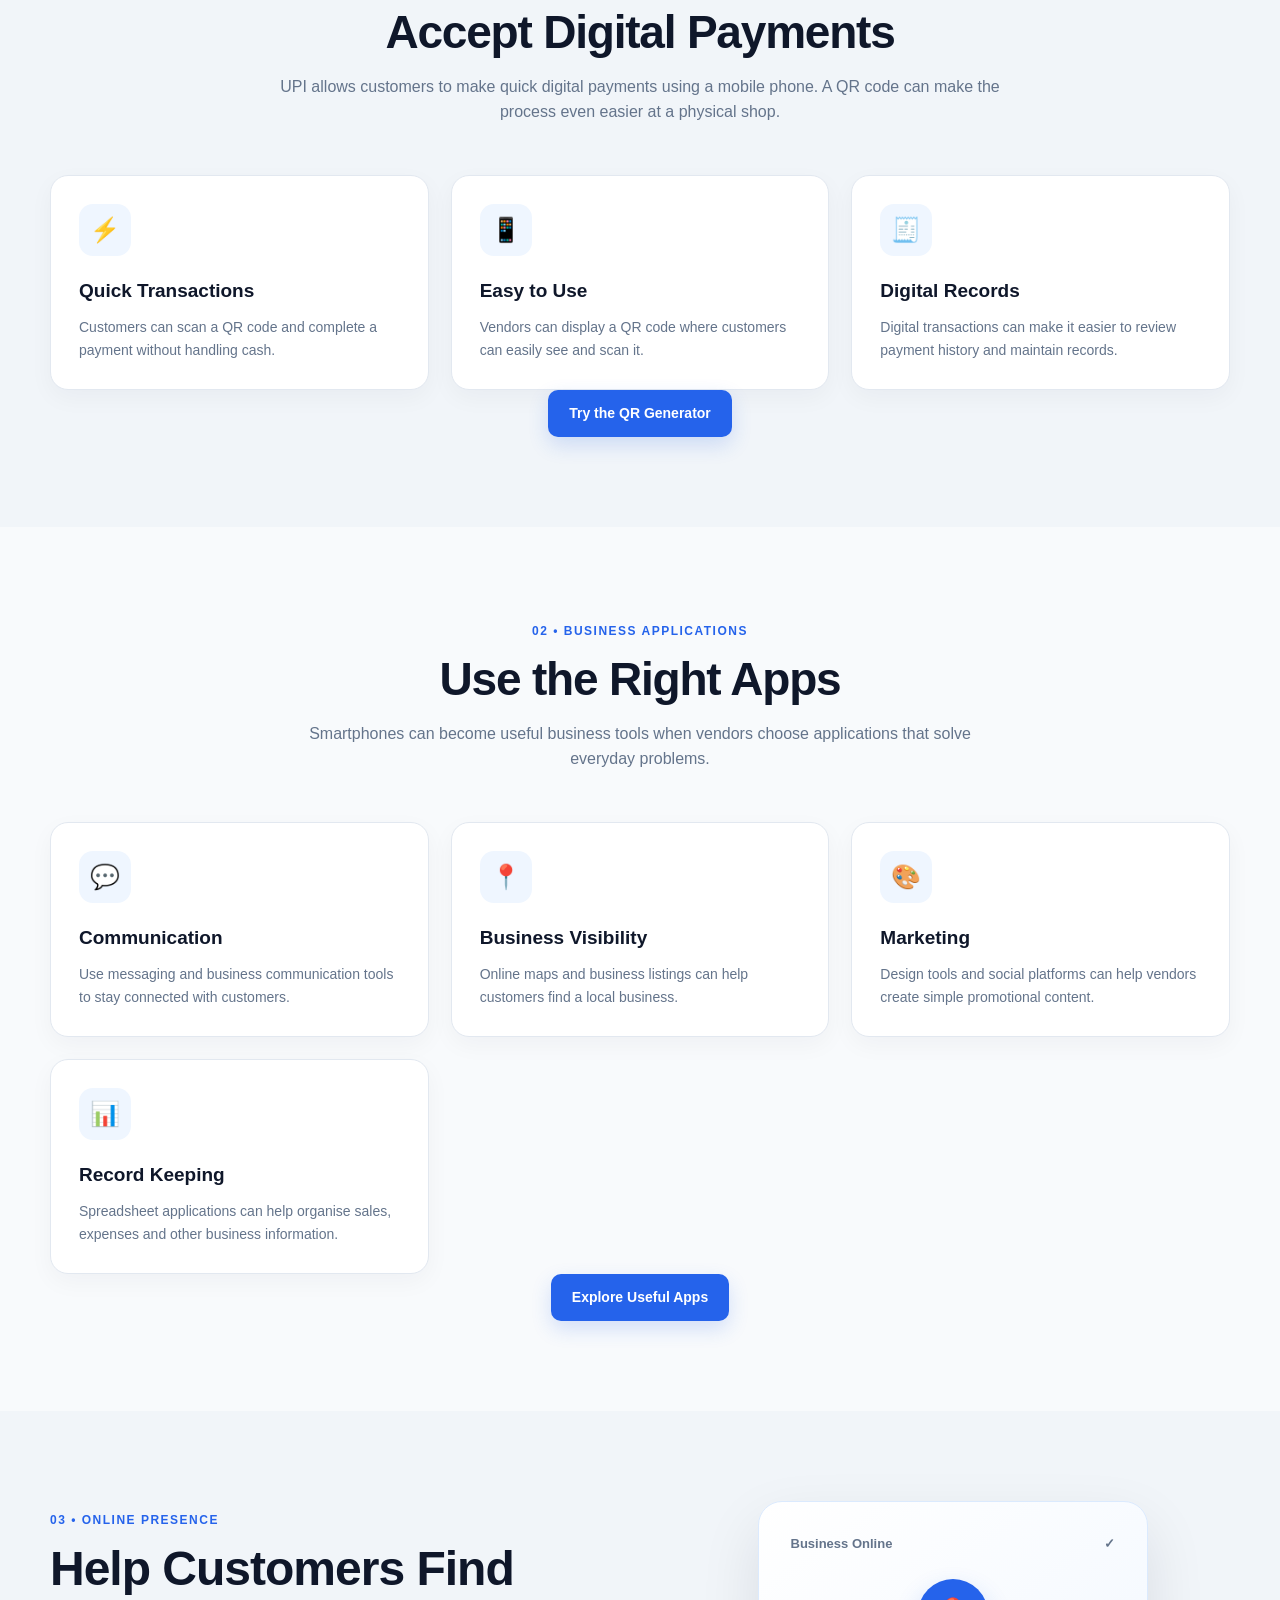
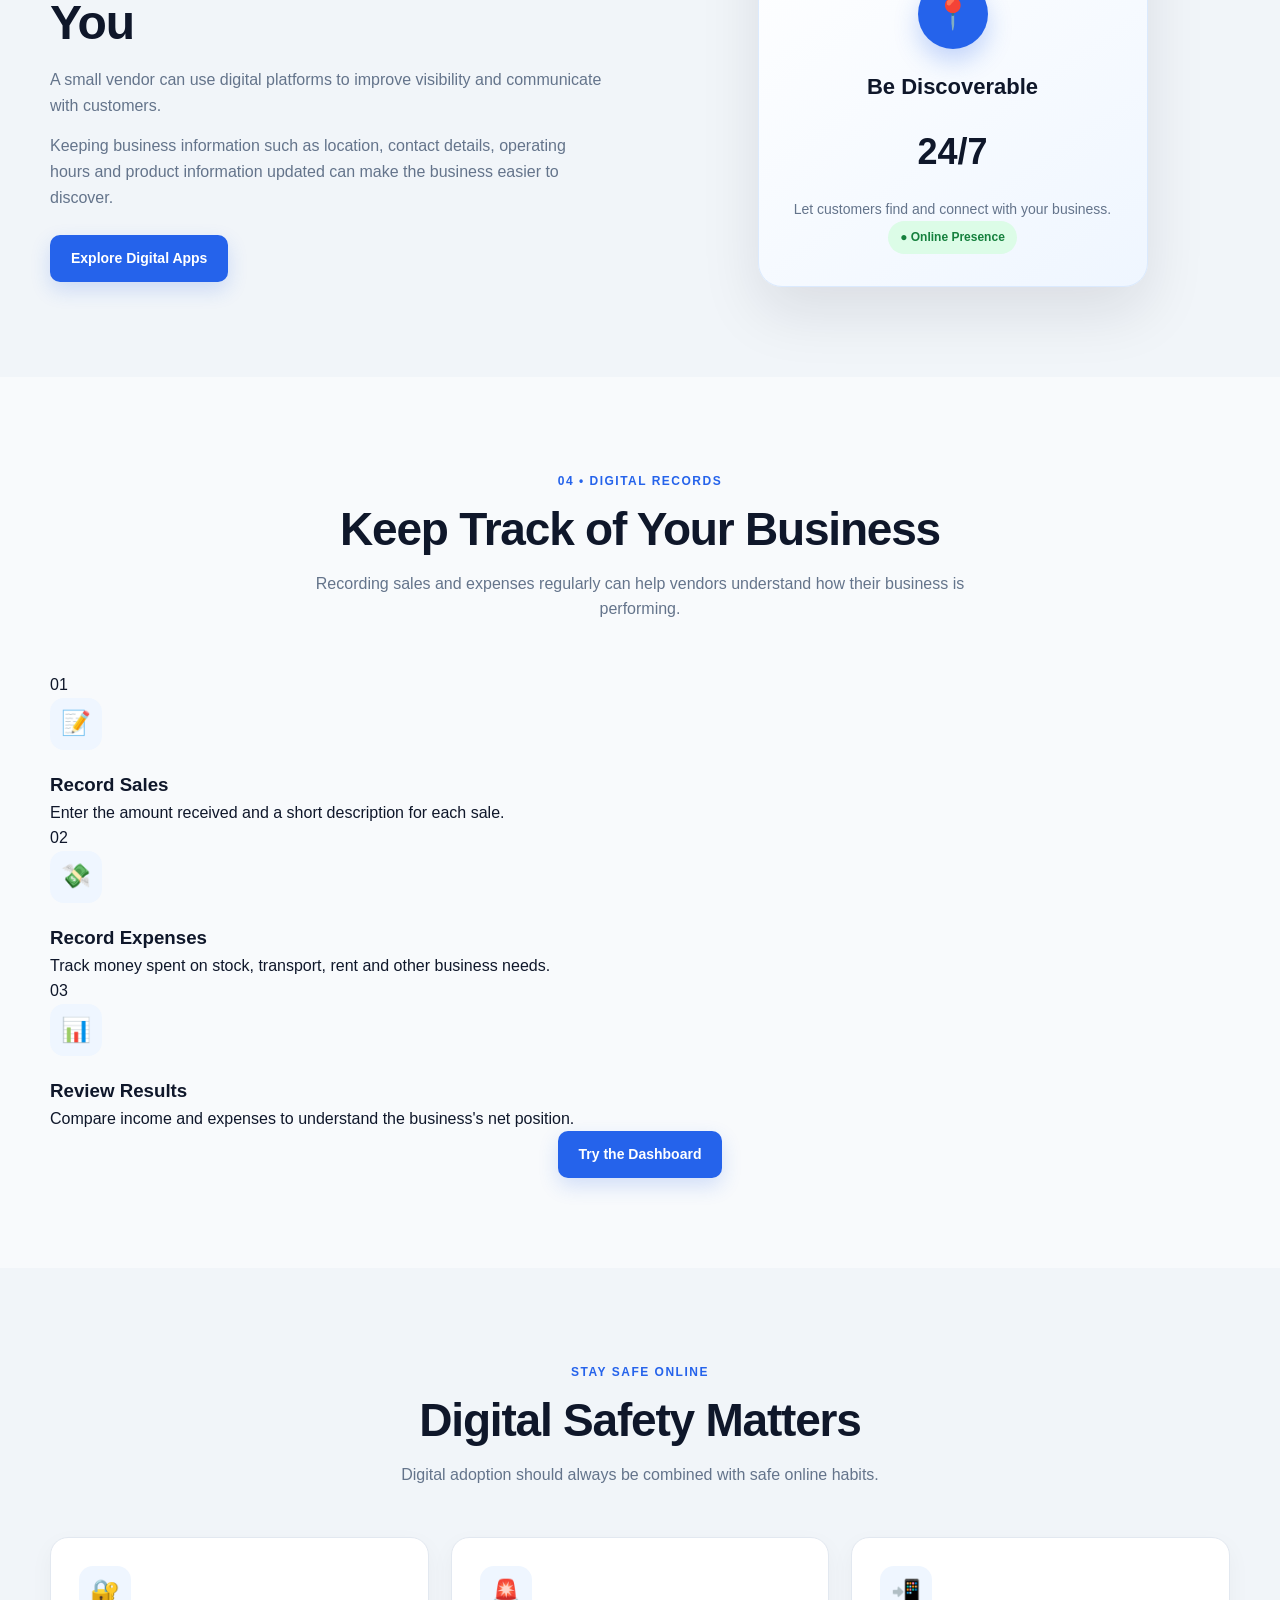
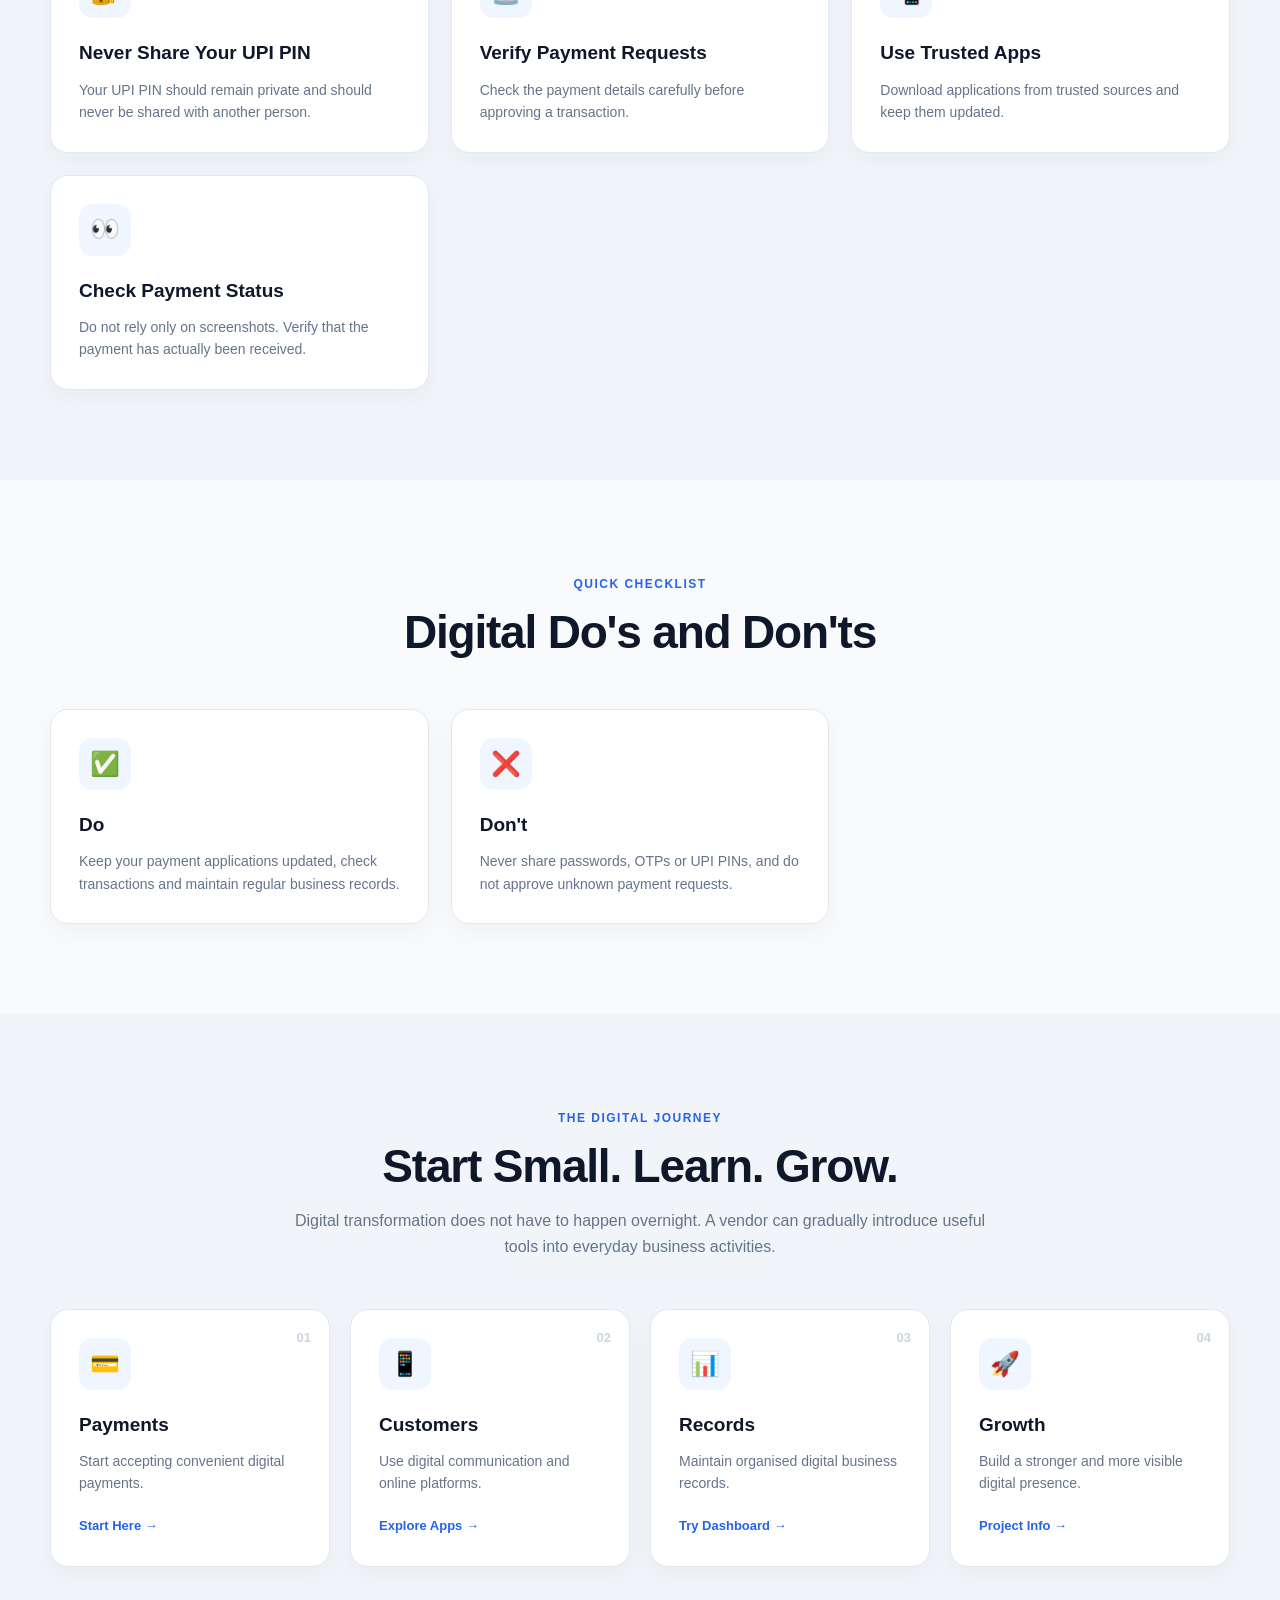
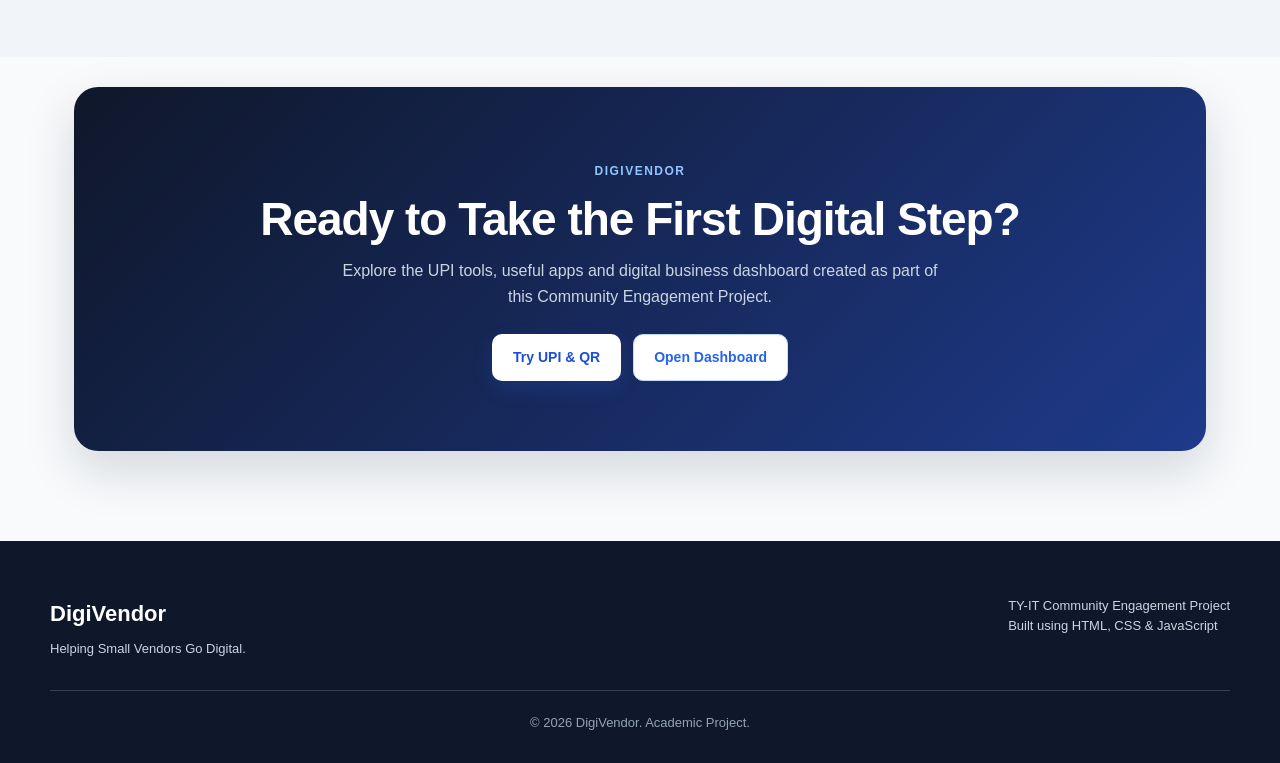
<file: guide.html>
<!DOCTYPE html>
<html lang="en">
<head>
    <meta charset="UTF-8">
    <meta name="viewport" content="width=device-width, initial-scale=1.0">

    <meta
        name="description"
        content="DigiVendor digital guide helping small vendors learn UPI, QR payments, business apps, online promotion and digital safety."
    >

    <title>Digital Guide | DigiVendor</title>

    <link rel="stylesheet" href="style.css">
</head>

<body>

    <!-- ================= NAVIGATION ================= -->

    <header class="navbar">

        <div class="container nav-container">

            <a href="index.html" class="logo">
                Digi<span>Vendor</span>
            </a>

            <button class="menu-btn" id="menuBtn">
                ☰
            </button>

            <nav class="nav-links" id="navLinks">
                <a href="index.html">Home</a>
                <a href="upi.html">UPI & QR</a>
                <a href="apps.html">Apps</a>
                <a href="guide.html" class="active">Guide</a>
                <a href="dashboard.html">Dashboard</a>
                <a href="contact.html">Contact</a>
            </nav>

        </div>

    </header>


    <!-- ================= PAGE HEADER ================= -->

    <section class="page-header">

        <div class="container">

            <span class="eyebrow">
                DIGITAL AWARENESS GUIDE
            </span>

            <h1>
                Start Your Digital Journey
            </h1>

            <p>
                A simple step-by-step guide to help small vendors
                understand and adopt useful digital tools.
            </p>

        </div>

    </section>


    <!-- ================= INTRO ================= -->

    <section class="section">

        <div class="container">

            <div class="section-heading">

                <span class="eyebrow">
                    WHERE TO BEGIN
                </span>

                <h2>
                    Four Simple Steps
                </h2>

                <p>
                    Vendors do not need to adopt every technology at once.
                    Start with simple tools and gradually build a digital
                    presence.
                </p>

            </div>


            <div class="steps-grid">

                <!-- STEP 1 -->

                <div class="step-card">

                    <span class="step-number">
                        01
                    </span>

                    <div class="card-icon">
                        💳
                    </div>

                    <h3>
                        Create a UPI Account
                    </h3>

                    <p>
                        Set up a UPI-enabled payment application so
                        customers can pay digitally.
                    </p>

                    <a href="upi.html">
                        Learn About UPI →
                    </a>

                </div>


                <!-- STEP 2 -->

                <div class="step-card">

                    <span class="step-number">
                        02
                    </span>

                    <div class="card-icon">
                        🔲
                    </div>

                    <h3>
                        Create Your QR Code
                    </h3>

                    <p>
                        Display a QR code at the shop so customers
                        can quickly make digital payments.
                    </p>

                    <a href="upi.html">
                        Try QR Generator →
                    </a>

                </div>


                <!-- STEP 3 -->

                <div class="step-card">

                    <span class="step-number">
                        03
                    </span>

                    <div class="card-icon">
                        📱
                    </div>

                    <h3>
                        Use Business Apps
                    </h3>

                    <p>
                        Explore useful applications for communication,
                        marketing, payments and record keeping.
                    </p>

                    <a href="apps.html">
                        Explore Apps →
                    </a>

                </div>


                <!-- STEP 4 -->

                <div class="step-card">

                    <span class="step-number">
                        04
                    </span>

                    <div class="card-icon">
                        🚀
                    </div>

                    <h3>
                        Promote Your Business
                    </h3>

                    <p>
                        Build an online presence and make it easier
                        for customers to discover your business.
                    </p>

                    <a href="apps.html">
                        View Useful Apps →
                    </a>

                </div>

            </div>

        </div>

    </section>


    <!-- ================= DIGITAL PAYMENTS ================= -->

    <section class="section section-alt">

        <div class="container">

            <div class="section-heading">

                <span class="eyebrow">
                    01 • DIGITAL PAYMENTS
                </span>

                <h2>
                    Accept Digital Payments
                </h2>

                <p>
                    UPI allows customers to make quick digital payments
                    using a mobile phone. A QR code can make the process
                    even easier at a physical shop.
                </p>

            </div>


            <div class="cards-grid">

                <div class="info-card">

                    <div class="card-icon">
                        ⚡
                    </div>

                    <h3>
                        Quick Transactions
                    </h3>

                    <p>
                        Customers can scan a QR code and complete
                        a payment without handling cash.
                    </p>

                </div>


                <div class="info-card">

                    <div class="card-icon">
                        📱
                    </div>

                    <h3>
                        Easy to Use
                    </h3>

                    <p>
                        Vendors can display a QR code where customers
                        can easily see and scan it.
                    </p>

                </div>


                <div class="info-card">

                    <div class="card-icon">
                        🧾
                    </div>

                    <h3>
                        Digital Records
                    </h3>

                    <p>
                        Digital transactions can make it easier to
                        review payment history and maintain records.
                    </p>

                </div>

            </div>


            <div class="cta-actions">

                <a
                    href="upi.html"
                    class="btn btn-primary"
                >
                    Try the QR Generator
                </a>

            </div>

        </div>

    </section>


    <!-- ================= BUSINESS APPS ================= -->

    <section class="section">

        <div class="container">

            <div class="section-heading">

                <span class="eyebrow">
                    02 • BUSINESS APPLICATIONS
                </span>

                <h2>
                    Use the Right Apps
                </h2>

                <p>
                    Smartphones can become useful business tools when
                    vendors choose applications that solve everyday
                    problems.
                </p>

            </div>


            <div class="cards-grid">

                <div class="feature-card">

                    <div class="card-icon">
                        💬
                    </div>

                    <h3>
                        Communication
                    </h3>

                    <p>
                        Use messaging and business communication tools
                        to stay connected with customers.
                    </p>

                </div>


                <div class="feature-card">

                    <div class="card-icon">
                        📍
                    </div>

                    <h3>
                        Business Visibility
                    </h3>

                    <p>
                        Online maps and business listings can help
                        customers find a local business.
                    </p>

                </div>


                <div class="feature-card">

                    <div class="card-icon">
                        🎨
                    </div>

                    <h3>
                        Marketing
                    </h3>

                    <p>
                        Design tools and social platforms can help
                        vendors create simple promotional content.
                    </p>

                </div>


                <div class="feature-card">

                    <div class="card-icon">
                        📊
                    </div>

                    <h3>
                        Record Keeping
                    </h3>

                    <p>
                        Spreadsheet applications can help organise
                        sales, expenses and other business information.
                    </p>

                </div>

            </div>


            <div class="cta-actions">

                <a
                    href="apps.html"
                    class="btn btn-primary"
                >
                    Explore Useful Apps
                </a>

            </div>

        </div>

    </section>


    <!-- ================= ONLINE PRESENCE ================= -->

    <section class="section section-alt">

        <div class="container">

            <div class="feature-section">

                <div class="feature-section-content">

                    <span class="eyebrow">
                        03 • ONLINE PRESENCE
                    </span>

                    <h2>
                        Help Customers Find You
                    </h2>

                    <p>
                        A small vendor can use digital platforms to
                        improve visibility and communicate with customers.
                    </p>

                    <p>
                        Keeping business information such as location,
                        contact details, operating hours and product
                        information updated can make the business easier
                        to discover.
                    </p>

                    <a
                        href="apps.html"
                        class="btn btn-primary"
                    >
                        Explore Digital Apps
                    </a>

                </div>


                <div class="feature-section-visual">

                    <div class="hero-card">

                        <div class="hero-card-top">
                            <span>Business Online</span>
                            <span>✓</span>
                        </div>

                        <div class="payment-icon">
                            📍
                        </div>

                        <h3>
                            Be Discoverable
                        </h3>

                        <div class="payment-amount">
                            24/7
                        </div>

                        <p>
                            Let customers find and connect with your business.
                        </p>

                        <div class="payment-status">
                            <span>●</span>
                            Online Presence
                        </div>

                    </div>

                </div>

            </div>

        </div>

    </section>


    <!-- ================= DIGITAL RECORDS ================= -->

    <section class="section">

        <div class="container">

            <div class="section-heading">

                <span class="eyebrow">
                    04 • DIGITAL RECORDS
                </span>

                <h2>
                    Keep Track of Your Business
                </h2>

                <p>
                    Recording sales and expenses regularly can help
                    vendors understand how their business is performing.
                </p>

            </div>


            <div class="steps-grid">

                <div class="step-card">

                    <span class="step-number">
                        01
                    </span>

                    <div class="card-icon">
                        📝
                    </div>

                    <h3>
                        Record Sales
                    </h3>

                    <p>
                        Enter the amount received and a short description
                        for each sale.
                    </p>

                </div>


                <div class="step-card">

                    <span class="step-number">
                        02
                    </span>

                    <div class="card-icon">
                        💸
                    </div>

                    <h3>
                        Record Expenses
                    </h3>

                    <p>
                        Track money spent on stock, transport, rent
                        and other business needs.
                    </p>

                </div>


                <div class="step-card">

                    <span class="step-number">
                        03
                    </span>

                    <div class="card-icon">
                        📊
                    </div>

                    <h3>
                        Review Results
                    </h3>

                    <p>
                        Compare income and expenses to understand
                        the business's net position.
                    </p>

                </div>

            </div>


            <div class="cta-actions">

                <a
                    href="dashboard.html"
                    class="btn btn-primary"
                >
                    Try the Dashboard
                </a>

            </div>

        </div>

    </section>


    <!-- ================= SAFETY ================= -->

    <section class="section section-alt">

        <div class="container">

            <div class="section-heading">

                <span class="eyebrow">
                    STAY SAFE ONLINE
                </span>

                <h2>
                    Digital Safety Matters
                </h2>

                <p>
                    Digital adoption should always be combined with
                    safe online habits.
                </p>

            </div>


            <div class="cards-grid">

                <div class="info-card">

                    <div class="card-icon">
                        🔐
                    </div>

                    <h3>
                        Never Share Your UPI PIN
                    </h3>

                    <p>
                        Your UPI PIN should remain private and should
                        never be shared with another person.
                    </p>

                </div>


                <div class="info-card">

                    <div class="card-icon">
                        🚨
                    </div>

                    <h3>
                        Verify Payment Requests
                    </h3>

                    <p>
                        Check the payment details carefully before
                        approving a transaction.
                    </p>

                </div>


                <div class="info-card">

                    <div class="card-icon">
                        📲
                    </div>

                    <h3>
                        Use Trusted Apps
                    </h3>

                    <p>
                        Download applications from trusted sources
                        and keep them updated.
                    </p>

                </div>


                <div class="info-card">

                    <div class="card-icon">
                        👀
                    </div>

                    <h3>
                        Check Payment Status
                    </h3>

                    <p>
                        Do not rely only on screenshots. Verify that
                        the payment has actually been received.
                    </p>

                </div>

            </div>

        </div>

    </section>


    <!-- ================= DO'S AND DON'TS ================= -->

    <section class="section">

        <div class="container">

            <div class="section-heading">

                <span class="eyebrow">
                    QUICK CHECKLIST
                </span>

                <h2>
                    Digital Do's and Don'ts
                </h2>

            </div>


            <div class="cards-grid">

                <div class="feature-card">

                    <div class="card-icon">
                        ✅
                    </div>

                    <h3>
                        Do
                    </h3>

                    <p>
                        Keep your payment applications updated,
                        check transactions and maintain regular
                        business records.
                    </p>

                </div>


                <div class="feature-card">

                    <div class="card-icon">
                        ❌
                    </div>

                    <h3>
                        Don't
                    </h3>

                    <p>
                        Never share passwords, OTPs or UPI PINs,
                        and do not approve unknown payment requests.
                    </p>

                </div>

            </div>

        </div>

    </section>


    <!-- ================= DIGITAL JOURNEY ================= -->

    <section class="section section-alt">

        <div class="container">

            <div class="section-heading">

                <span class="eyebrow">
                    THE DIGITAL JOURNEY
                </span>

                <h2>
                    Start Small. Learn. Grow.
                </h2>

                <p>
                    Digital transformation does not have to happen
                    overnight. A vendor can gradually introduce useful
                    tools into everyday business activities.
                </p>

            </div>


            <div class="journey-grid">

                <div class="journey-card">

                    <span class="journey-number">
                        01
                    </span>

                    <div class="card-icon">
                        💳
                    </div>

                    <h3>
                        Payments
                    </h3>

                    <p>
                        Start accepting convenient digital payments.
                    </p>

                    <a href="upi.html">
                        Start Here →
                    </a>

                </div>


                <div class="journey-card">

                    <span class="journey-number">
                        02
                    </span>

                    <div class="card-icon">
                        📱
                    </div>

                    <h3>
                        Customers
                    </h3>

                    <p>
                        Use digital communication and online platforms.
                    </p>

                    <a href="apps.html">
                        Explore Apps →
                    </a>

                </div>


                <div class="journey-card">

                    <span class="journey-number">
                        03
                    </span>

                    <div class="card-icon">
                        📊
                    </div>

                    <h3>
                        Records
                    </h3>

                    <p>
                        Maintain organised digital business records.
                    </p>

                    <a href="dashboard.html">
                        Try Dashboard →
                    </a>

                </div>


                <div class="journey-card">

                    <span class="journey-number">
                        04
                    </span>

                    <div class="card-icon">
                        🚀
                    </div>

                    <h3>
                        Growth
                    </h3>

                    <p>
                        Build a stronger and more visible digital presence.
                    </p>

                    <a href="contact.html">
                        Project Info →
                    </a>

                </div>

            </div>

        </div>

    </section>


    <!-- ================= FINAL CTA ================= -->

    <section class="cta-section">

        <div class="container">

            <div class="cta-box">

                <span class="eyebrow">
                    DIGIVENDOR
                </span>

                <h2>
                    Ready to Take the First Digital Step?
                </h2>

                <p>
                    Explore the UPI tools, useful apps and digital
                    business dashboard created as part of this
                    Community Engagement Project.
                </p>

                <div class="cta-actions">

                    <a
                        href="upi.html"
                        class="btn btn-primary"
                    >
                        Try UPI & QR
                    </a>

                    <a
                        href="dashboard.html"
                        class="btn btn-secondary"
                    >
                        Open Dashboard
                    </a>

                </div>

            </div>

        </div>

    </section>


    <!-- ================= FOOTER ================= -->

    <footer class="footer">

        <div class="container">

            <div class="footer-content">

                <div>

                    <h3>
                        DigiVendor
                    </h3>

                    <p>
                        Helping Small Vendors Go Digital.
                    </p>

                </div>


                <div>

                    <p>
                        TY-IT Community Engagement Project
                    </p>

                    <p>
                        Built using HTML, CSS & JavaScript
                    </p>

                </div>

            </div>


            <div class="footer-bottom">

                <p>
                    © 2026 DigiVendor. Academic Project.
                </p>

            </div>

        </div>

    </footer>


    <script src="script.js"></script>

</body>
</html>
</file>
<file: style.css>
/* =========================================================
   DIGIVENDOR - COMPLETE RESPONSIVE STYLESHEET
========================================================= */


/* =========================
   GLOBAL
========================= */

* {
    margin: 0;
    padding: 0;
    box-sizing: border-box;
}

html {
    scroll-behavior: smooth;
}

body {
    font-family: Arial, Helvetica, sans-serif;
    background: #f8fafc;
    color: #0f172a;
    line-height: 1.6;
    overflow-x: hidden;
}

img {
    max-width: 100%;
    height: auto;
}

a {
    text-decoration: none;
    color: inherit;
}

button,
input,
select,
textarea {
    font-family: inherit;
}

button {
    cursor: pointer;
}

.container {
    width: 100%;
    max-width: 1180px;
    margin: 0 auto;
}


/* =========================
   NAVIGATION
========================= */

header.navbar {
    width: 100%;
    background: rgba(255, 255, 255, 0.97);
    border-bottom: 1px solid #e2e8f0;

    position: sticky;
    top: 0;

    z-index: 1000;

    backdrop-filter: blur(12px);
    -webkit-backdrop-filter: blur(12px);
}

.nav-container {
    position: relative;

    min-height: 70px;
    padding: 14px 24px;

    display: flex;
    align-items: center;
    justify-content: space-between;
}

.logo {
    font-size: 24px;
    font-weight: 800;
    color: #0f172a;
    letter-spacing: -0.5px;
}

.logo span {
    color: #2563eb;
}

.nav-links {
    display: flex;
    align-items: center;
    gap: 8px;
}

.nav-links a {
    display: block;

    padding: 9px 13px;

    border-radius: 8px;

    font-size: 14px;
    font-weight: 600;

    color: #475569;

    transition:
        background 0.2s ease,
        color 0.2s ease,
        transform 0.2s ease;
}

.nav-links a:hover {
    background: #eff6ff;
    color: #2563eb;
}

.nav-links a.active {
    background: #2563eb;
    color: #ffffff;
}

.menu-btn {
    display: none;

    width: 42px;
    height: 42px;

    border: none;
    border-radius: 10px;

    background: #eff6ff;
    color: #0f172a;

    font-size: 25px;

    position: relative;
    z-index: 1003;

    flex-shrink: 0;

    -webkit-tap-highlight-color: transparent;
    touch-action: manipulation;
}


/* =========================
   BUTTONS
========================= */

.btn {
    display: inline-flex;
    align-items: center;
    justify-content: center;

    min-height: 46px;

    padding: 11px 20px;

    border-radius: 10px;
    border: 1px solid transparent;

    font-size: 14px;
    font-weight: 700;

    transition:
        transform 0.2s ease,
        box-shadow 0.2s ease,
        background 0.2s ease;
}

.btn:hover {
    transform: translateY(-2px);
}

.btn-primary,
.primary-btn {
    background: #2563eb;
    color: #ffffff;

    box-shadow: 0 8px 20px rgba(37, 99, 235, 0.18);
}

.btn-primary:hover,
.primary-btn:hover {
    background: #1d4ed8;

    box-shadow:
        0 12px 25px rgba(37, 99, 235, 0.25);
}

.btn-secondary,
.secondary-btn {
    background: #ffffff;
    color: #2563eb;
    border-color: #bfdbfe;
}

.btn-secondary:hover,
.secondary-btn:hover {
    background: #eff6ff;
}

.danger-btn {
    background: #ffffff;
    color: #dc2626;
    border-color: #fecaca;
}


/* =========================
   EYEBROW / LABEL
========================= */

.eyebrow,
.section-label {
    display: inline-block;

    margin-bottom: 12px;

    color: #2563eb;

    font-size: 12px;
    font-weight: 800;

    letter-spacing: 1.5px;
    text-transform: uppercase;
}


/* =========================
   HERO
========================= */

.hero {
    width: 100%;
    min-height: 610px;

    padding: 90px 24px;

    background: #f8fafc;
}

.hero-container {
    display: grid;

    grid-template-columns:
        minmax(0, 1.15fr)
        minmax(0, 0.85fr);

    align-items: center;

    gap: 70px;
}

.hero-content {
    min-width: 0;
    max-width: 650px;
}

.hero h1 {
    margin-bottom: 22px;

    font-size: clamp(42px, 6vw, 72px);

    line-height: 1.03;
    letter-spacing: -2.5px;

    color: #0f172a;
}

.hero h1 span {
    color: #2563eb;
}

.hero-text {
    max-width: 600px;

    margin-bottom: 30px;

    color: #64748b;

    font-size: 18px;
}

.hero-actions,
.hero-buttons {
    display: flex;
    flex-wrap: wrap;
    gap: 12px;
}

.hero-note {
    margin-top: 18px;

    color: #94a3b8;

    font-size: 13px;
}

.hero-visual {
    min-width: 0;

    display: flex;
    justify-content: center;
}


/* =========================
   HERO PAYMENT CARD
========================= */

.hero-card {
    width: 100%;
    max-width: 390px;

    margin: auto;

    padding: 32px;

    border: 1px solid #dbeafe;
    border-radius: 24px;

    background: linear-gradient(
        145deg,
        #ffffff,
        #eff6ff
    );

    box-shadow:
        0 25px 60px rgba(15, 23, 42, 0.10);

    text-align: center;

    animation: floatCard 4s ease-in-out infinite;
}

.hero-card-top {
    display: flex;
    justify-content: space-between;

    margin-bottom: 25px;

    color: #64748b;

    font-size: 13px;
    font-weight: 700;
}

.payment-icon {
    width: 70px;
    height: 70px;

    margin: 0 auto 20px;

    display: flex;
    align-items: center;
    justify-content: center;

    border-radius: 50%;

    background: #2563eb;
    color: #ffffff;

    font-size: 30px;
    font-weight: 800;

    box-shadow:
        0 12px 25px rgba(37, 99, 235, 0.25);
}

.hero-card h3 {
    margin-bottom: 4px;
    font-size: 22px;
}

.hero-card p {
    color: #64748b;
    font-size: 14px;
}

.payment-amount {
    margin: 18px 0;

    font-size: 36px;
    font-weight: 800;
}

.payment-status {
    display: inline-block;

    padding: 7px 12px;

    border-radius: 20px;

    background: #dcfce7;
    color: #15803d;

    font-size: 12px;
    font-weight: 700;
}

@keyframes floatCard {

    0%,
    100% {
        transform: translateY(0);
    }

    50% {
        transform: translateY(-8px);
    }
}


/* =========================
   STATS
========================= */

.stats-section {
    width: 100%;
    padding: 0 24px 80px;
}

.stats-grid {
    display: grid;

    grid-template-columns:
        repeat(4, minmax(0, 1fr));

    gap: 16px;
}

.stat-card,
.stat {
    padding: 24px;

    border: 1px solid #e2e8f0;
    border-radius: 16px;

    background: #ffffff;

    text-align: center;

    box-shadow:
        0 8px 25px rgba(15, 23, 42, 0.04);
}

.stat-card strong,
.stat strong {
    display: block;

    margin-bottom: 4px;

    color: #2563eb;

    font-size: 27px;
}

.stat-card span,
.stat span {
    color: #64748b;

    font-size: 13px;
    font-weight: 600;
}


/* =========================
   SECTIONS
========================= */

.section {
    width: 100%;

    padding: 90px 24px;
}

.section-alt {
    background: #f1f5f9;
}

.section-heading {
    max-width: 720px;

    margin: 0 auto 50px;

    text-align: center;
}

.section-heading h2 {
    margin-bottom: 15px;

    font-size: clamp(30px, 4vw, 46px);

    line-height: 1.15;
    letter-spacing: -1.2px;
}

.section-heading p {
    color: #64748b;
}


/* =========================
   CARDS GRID
========================= */

.cards-grid {
    width: 100%;

    display: grid;

    grid-template-columns:
        repeat(3, minmax(0, 1fr));

    gap: 22px;
}

.info-card,
.feature-card {
    min-width: 0;

    padding: 28px;

    border: 1px solid #e2e8f0;
    border-radius: 18px;

    background: #ffffff;

    box-shadow:
        0 8px 25px rgba(15, 23, 42, 0.04);

    transition:
        transform 0.25s ease,
        box-shadow 0.25s ease,
        border-color 0.25s ease;
}

.info-card:hover,
.feature-card:hover {
    transform: translateY(-5px);

    border-color: #bfdbfe;

    box-shadow:
        0 18px 35px rgba(15, 23, 42, 0.08);
}

.card-icon {
    width: 52px;
    height: 52px;

    margin-bottom: 20px;

    display: flex;
    align-items: center;
    justify-content: center;

    border-radius: 14px;

    background: #eff6ff;

    font-size: 24px;
}

.info-card h3,
.feature-card h3 {
    margin-bottom: 10px;

    font-size: 19px;
}

.info-card p,
.feature-card p {
    color: #64748b;

    font-size: 14px;
}


/* =========================
   JOURNEY
========================= */

.journey-grid {
    display: grid;

    grid-template-columns:
        repeat(4, minmax(0, 1fr));

    gap: 20px;
}

.journey-card {
    position: relative;

    min-width: 0;

    padding: 28px;

    border: 1px solid #e2e8f0;
    border-radius: 18px;

    background: #ffffff;

    box-shadow:
        0 8px 25px rgba(15, 23, 42, 0.04);

    transition:
        transform 0.25s ease,
        box-shadow 0.25s ease;
}

.journey-card:hover {
    transform: translateY(-5px);

    box-shadow:
        0 18px 35px rgba(15, 23, 42, 0.08);
}

.journey-number {
    position: absolute;

    top: 18px;
    right: 18px;

    color: #cbd5e1;

    font-size: 13px;
    font-weight: 800;
}

.journey-card h3 {
    margin-bottom: 9px;

    font-size: 19px;
}

.journey-card p {
    margin-bottom: 18px;

    color: #64748b;

    font-size: 14px;
}

.journey-card a {
    color: #2563eb;

    font-size: 13px;
    font-weight: 800;
}


/* =========================
   FEATURE SECTION
========================= */

.feature-section {
    width: 100%;
    max-width: 1180px;

    margin: 0 auto;

    display: grid;

    grid-template-columns:
        minmax(0, 1fr)
        minmax(0, 1fr);

    gap: 70px;

    align-items: center;
}

.feature-section-content {
    min-width: 0;
}

.feature-section-content h2 {
    margin-bottom: 18px;

    font-size: clamp(32px, 4vw, 48px);

    line-height: 1.12;
    letter-spacing: -1px;
}

.feature-section-content p {
    margin-bottom: 15px;

    color: #64748b;
}

.feature-section-content .btn {
    margin-top: 10px;
}

.feature-section-visual {
    min-width: 0;

    display: flex;
    justify-content: center;
}


/* =========================
   CTA
========================= */

.cta-section {
    width: 100%;

    padding: 30px 24px 90px;
}

.cta-box {
    max-width: 1132px;

    margin: 0 auto;

    padding: 70px 24px;

    border-radius: 24px;

    background:
        linear-gradient(
            135deg,
            #0f172a,
            #1e3a8a
        );

    color: #ffffff;

    text-align: center;

    box-shadow:
        0 20px 50px rgba(15, 23, 42, 0.15);
}

.cta-box .eyebrow {
    color: #93c5fd;
}

.cta-box h2 {
    margin-bottom: 12px;

    font-size: clamp(30px, 4vw, 46px);

    line-height: 1.15;
    letter-spacing: -1px;
}

.cta-box p {
    max-width: 600px;

    margin: 0 auto 25px;

    color: #cbd5e1;
}

.cta-actions {
    display: flex;

    justify-content: center;

    flex-wrap: wrap;

    gap: 12px;
}

.cta-box .btn-primary {
    background: #ffffff;
    color: #1d4ed8;
}

.cta-box .btn-primary:hover {
    background: #eff6ff;
}


/* =========================
   PAGE HEADER
========================= */

.page-header {
    width: 100%;

    padding: 85px 24px;

    background:
        linear-gradient(
            180deg,
            #eff6ff,
            #f8fafc
        );

    text-align: center;

    border-bottom: 1px solid #e2e8f0;
}

.page-header h1 {
    margin-bottom: 12px;

    font-size: clamp(38px, 5vw, 58px);

    line-height: 1.1;

    letter-spacing: -1.8px;
}

.page-header p {
    max-width: 650px;

    margin: auto;

    color: #64748b;
}


/* =========================
   QR PAGE
========================= */

.qr-generator {
    width: 100%;
    max-width: 650px;

    margin: 0 auto;

    padding: 35px;

    border: 1px solid #e2e8f0;

    border-radius: 20px;

    background: #ffffff;

    box-shadow:
        0 15px 35px rgba(15, 23, 42, 0.06);
}

.qr-result {
    display: none;

    width: 100%;
    max-width: 500px;

    margin: 35px auto 0;

    padding: 30px;

    border: 1px solid #dbeafe;

    border-radius: 20px;

    background: #eff6ff;

    text-align: center;
}

.qr-result.show {
    display: block;
}

#qrcode {
    width: fit-content;
    max-width: 100%;

    margin: 20px auto;

    padding: 15px;

    background: #ffffff;

    border-radius: 12px;
}

#qrcode img,
#qrcode canvas {
    max-width: 100%;
    height: auto;
}


/* =========================
   FORMS
========================= */

.form-group {
    margin-bottom: 18px;
}

.form-group label {
    display: block;

    margin-bottom: 7px;

    font-size: 13px;
    font-weight: 700;

    color: #334155;
}

.form-group input,
.form-group select,
.form-group textarea {
    width: 100%;
    max-width: 100%;

    padding: 12px 14px;

    border: 1px solid #cbd5e1;

    border-radius: 10px;

    background: #ffffff;

    color: #0f172a;

    font-size: 14px;

    outline: none;
}

.form-group input:focus,
.form-group select:focus,
.form-group textarea:focus {
    border-color: #2563eb;

    box-shadow:
        0 0 0 3px rgba(37, 99, 235, 0.10);
}

.form-group textarea {
    resize: vertical;
}


/* =========================
   APP TAG
========================= */

.app-tag {
    display: inline-block;

    margin-top: 18px;

    padding: 6px 10px;

    border-radius: 20px;

    background: #eff6ff;

    color: #2563eb;

    font-size: 12px;

    font-weight: 700;
}


/* =========================
   DASHBOARD
========================= */

.dashboard-intro {
    padding-bottom: 30px;
}

.dashboard-welcome {
    max-width: 760px;
}

.dashboard-welcome h2 {
    margin-bottom: 14px;

    font-size: clamp(30px, 4vw, 46px);

    line-height: 1.12;
}

.dashboard-welcome h2 span {
    color: #2563eb;
}

.dashboard-welcome p {
    color: #64748b;
}

.dashboard-section {
    padding-top: 30px;
}

.dashboard-summary {
    display: grid;

    grid-template-columns:
        repeat(4, minmax(0, 1fr));

    gap: 18px;
}

.dashboard-card {
    min-width: 0;

    padding: 24px;

    border: 1px solid #e2e8f0;

    border-radius: 18px;

    background: #ffffff;

    display: flex;

    align-items: center;

    gap: 16px;

    box-shadow:
        0 8px 25px rgba(15, 23, 42, 0.04);
}

.dashboard-card-icon {
    width: 52px;
    height: 52px;

    flex-shrink: 0;

    display: flex;

    align-items: center;
    justify-content: center;

    border-radius: 14px;

    background: #eff6ff;

    font-size: 23px;
}

.dashboard-card p {
    margin-bottom: 2px;

    color: #64748b;

    font-size: 12px;
    font-weight: 700;
}

.dashboard-card h2 {
    font-size: 24px;
    line-height: 1.2;
}

.dashboard-forms {
    display: grid;

    grid-template-columns:
        repeat(2, minmax(0, 1fr));

    gap: 22px;
}

.dashboard-panel {
    min-width: 0;

    padding: 30px;

    border: 1px solid #e2e8f0;

    border-radius: 20px;

    background: #ffffff;

    box-shadow:
        0 10px 30px rgba(15, 23, 42, 0.05);
}

.panel-heading {
    display: flex;

    gap: 14px;

    align-items: flex-start;

    margin-bottom: 25px;
}

.panel-icon {
    width: 48px;
    height: 48px;

    flex-shrink: 0;

    display: flex;

    align-items: center;
    justify-content: center;

    border-radius: 12px;

    background: #eff6ff;

    font-size: 21px;
}

.panel-heading h3 {
    margin-bottom: 3px;
}

.panel-heading p {
    color: #64748b;

    font-size: 13px;
}

.dashboard-tip {
    display: flex;

    gap: 18px;

    align-items: flex-start;

    padding: 25px;

    border: 1px solid #bfdbfe;

    border-radius: 18px;

    background: #eff6ff;
}

.tip-icon {
    width: 48px;
    height: 48px;

    flex-shrink: 0;

    display: flex;

    align-items: center;
    justify-content: center;

    border-radius: 12px;

    background: #ffffff;

    font-size: 22px;
}

.dashboard-tip h3 {
    margin-bottom: 5px;
}

.dashboard-tip p {
    color: #475569;

    font-size: 14px;
}

.dashboard-history-heading {
    display: flex;

    align-items: flex-end;

    justify-content: space-between;

    gap: 20px;

    text-align: left;
}

.transaction-list {
    display: flex;

    flex-direction: column;

    gap: 10px;
}

.transaction-item {
    min-width: 0;

    padding: 18px 20px;

    border: 1px solid #e2e8f0;

    border-radius: 14px;

    background: #ffffff;

    display: flex;

    align-items: center;

    justify-content: space-between;

    gap: 15px;
}

.transaction-info {
    min-width: 0;
}

.transaction-info strong {
    display: block;

    margin-bottom: 3px;
}

.transaction-info small {
    color: #64748b;
}

.transaction-amount {
    font-weight: 800;

    white-space: nowrap;
}

.transaction-sale {
    color: #16a34a;
}

.transaction-expense {
    color: #dc2626;
}

.transaction-delete {
    padding: 7px 10px;

    border: 1px solid #fecaca;

    border-radius: 8px;

    background: #ffffff;

    color: #dc2626;

    font-size: 12px;

    font-weight: 700;
}

.transaction-delete:hover {
    background: #fef2f2;
}


/* =========================
   FOOTER
========================= */

.footer {
    width: 100%;

    padding: 55px 24px 30px;

    background: #0f172a;

    color: #cbd5e1;
}

.footer-content {
    max-width: 1180px;

    margin: 0 auto;

    display: flex;

    justify-content: space-between;

    gap: 40px;
}

.footer h3 {
    margin-bottom: 8px;

    color: #ffffff;

    font-size: 22px;
}

.footer p {
    font-size: 13px;
}

.footer-bottom {
    max-width: 1180px;

    margin: 30px auto 0;

    padding-top: 22px;

    border-top: 1px solid #334155;

    text-align: center;

    color: #94a3b8;
}


/* =========================================================
   TABLET
========================================================= */

@media (max-width: 900px) {

    .hero-container {
        grid-template-columns: 1fr;

        gap: 50px;

        text-align: center;
    }

    .hero-content {
        margin: 0 auto;
    }

    .hero-text {
        margin-left: auto;
        margin-right: auto;
    }

    .hero-actions {
        justify-content: center;
    }

    .hero-visual {
        width: 100%;
    }

    .hero-card {
        max-width: 430px;
    }

    .stats-grid {
        grid-template-columns:
            repeat(2, minmax(0, 1fr));
    }

    .cards-grid {
        grid-template-columns:
            repeat(2, minmax(0, 1fr));
    }

    .journey-grid {
        grid-template-columns:
            repeat(2, minmax(0, 1fr));
    }

    .feature-section {
        grid-template-columns: 1fr;

        gap: 45px;
    }

    .dashboard-summary {
        grid-template-columns:
            repeat(2, minmax(0, 1fr));
    }

    .dashboard-forms {
        grid-template-columns: 1fr;
    }

    .footer-content {
        flex-direction: column;
        text-align: center;
    }
}


/* =========================================================
   MOBILE
========================================================= */

@media (max-width: 700px) {

    /* =========================
       NAVIGATION
    ========================= */

    .nav-container {
        position: relative;

        min-height: 64px;

        padding: 12px 18px;
    }

    .logo {
        font-size: 22px;
    }

    .menu-btn {
        display: flex;

        align-items: center;
        justify-content: center;

        position: relative;

        z-index: 1003;

        flex-shrink: 0;

        -webkit-tap-highlight-color: transparent;
        touch-action: manipulation;
    }

    .nav-links {
        display: none;

        position: absolute;

        top: 100%;
        left: 0;
        right: 0;

        width: 100%;

        padding: 12px 18px 18px;

        background: #ffffff;

        border-bottom: 1px solid #e2e8f0;

        flex-direction: column;

        align-items: stretch;

        gap: 5px;

        box-shadow:
            0 15px 25px rgba(15, 23, 42, 0.08);

        z-index: 1002;
    }

    .nav-links.show {
        display: flex;
    }

    .nav-links a {
        width: 100%;

        padding: 12px 14px;
    }


    /* =========================
       HERO
    ========================= */

    .hero {
        min-height: auto;

        padding: 55px 18px 65px;
    }

    .hero-container {
        width: 100%;

        grid-template-columns: 1fr;

        gap: 42px;
    }

    .hero-content {
        width: 100%;

        max-width: none;

        text-align: center;
    }

    .hero h1 {
        font-size: 42px;

        letter-spacing: -1.8px;
    }

    .hero-text {
        width: 100%;

        font-size: 16px;
    }

    .hero-actions {
        width: 100%;

        flex-direction: column;

        align-items: stretch;
    }

    .hero-actions .btn {
        width: 100%;
    }

    .hero-visual {
        width: 100%;
    }

    .hero-card {
        width: 100%;

        max-width: 390px;

        padding: 28px 22px;
    }


    /* =========================
       STATS
    ========================= */

    .stats-section {
        padding: 0 18px 55px;
    }

    .stats-grid {
        grid-template-columns:
            repeat(2, minmax(0, 1fr));

        gap: 10px;
    }

    .stat-card {
        padding: 18px 10px;
    }

    .stat-card strong {
        font-size: 22px;
    }

    .stat-card span {
        font-size: 11px;
    }


    /* =========================
       SECTIONS
    ========================= */

    .section {
        padding: 65px 18px;
    }

    .section-heading {
        margin-bottom: 35px;
    }

    .section-heading h2 {
        font-size: 32px;
    }


    /* =========================
       CARDS
    ========================= */

    .cards-grid {
        grid-template-columns: 1fr;
    }

    .info-card,
    .feature-card {
        width: 100%;
    }


    /* =========================
       JOURNEY
    ========================= */

    .journey-grid {
        grid-template-columns: 1fr;
    }

    .journey-card {
        width: 100%;
    }


    /* =========================
       FEATURE SECTION
    ========================= */

    .feature-section {
        width: 100%;

        grid-template-columns: 1fr;

        gap: 40px;
    }

    .feature-section-content h2 {
        font-size: 34px;
    }

    .feature-section-visual {
        width: 100%;
    }


    /* =========================
       CTA
    ========================= */

    .cta-section {
        padding: 20px 18px 65px;
    }

    .cta-box {
        width: 100%;

        padding: 55px 20px;

        border-radius: 20px;
    }

    .cta-actions {
        flex-direction: column;

        align-items: stretch;
    }

    .cta-actions .btn {
        width: 100%;
    }


    /* =========================
       PAGE HEADER
    ========================= */

    .page-header {
        padding: 60px 18px;
    }

    .page-header h1 {
        font-size: 38px;
    }


    /* =========================
       QR
    ========================= */

    .qr-generator {
        width: 100%;

        padding: 24px 18px;
    }

    .qr-result {
        padding: 22px 15px;
    }


    /* =========================
       DASHBOARD
    ========================= */

    .dashboard-summary {
        grid-template-columns: 1fr;
    }

    .dashboard-forms {
        grid-template-columns: 1fr;
    }

    .dashboard-panel {
        padding: 24px 18px;
    }

    .dashboard-history-heading {
        flex-direction: column;

        align-items: stretch;
    }

    .dashboard-history-heading .btn {
        width: 100%;
    }

    .transaction-item {
        align-items: flex-start;

        flex-wrap: wrap;
    }

    .dashboard-tip {
        padding: 20px;
    }


    /* =========================
       FOOTER
    ========================= */

    .footer {
        padding: 45px 18px 25px;
    }

    .footer-content {
        text-align: center;
    }
}


/* =========================================================
   SMALL PHONES
========================================================= */

@media (max-width: 400px) {

    .logo {
        font-size: 21px;
    }

    .hero h1 {
        font-size: 37px;
    }

    .hero {
        padding-left: 15px;
        padding-right: 15px;
    }

    .stats-section {
        padding-left: 15px;
        padding-right: 15px;
    }

    .stats-grid {
        grid-template-columns: 1fr;
    }

    .stat-card {
        padding: 20px;
    }

    .section {
        padding-left: 15px;
        padding-right: 15px;
    }

    .hero-card {
        padding: 25px 18px;
    }

    .qr-generator {
        padding: 22px 15px;
    }
}
</file>
